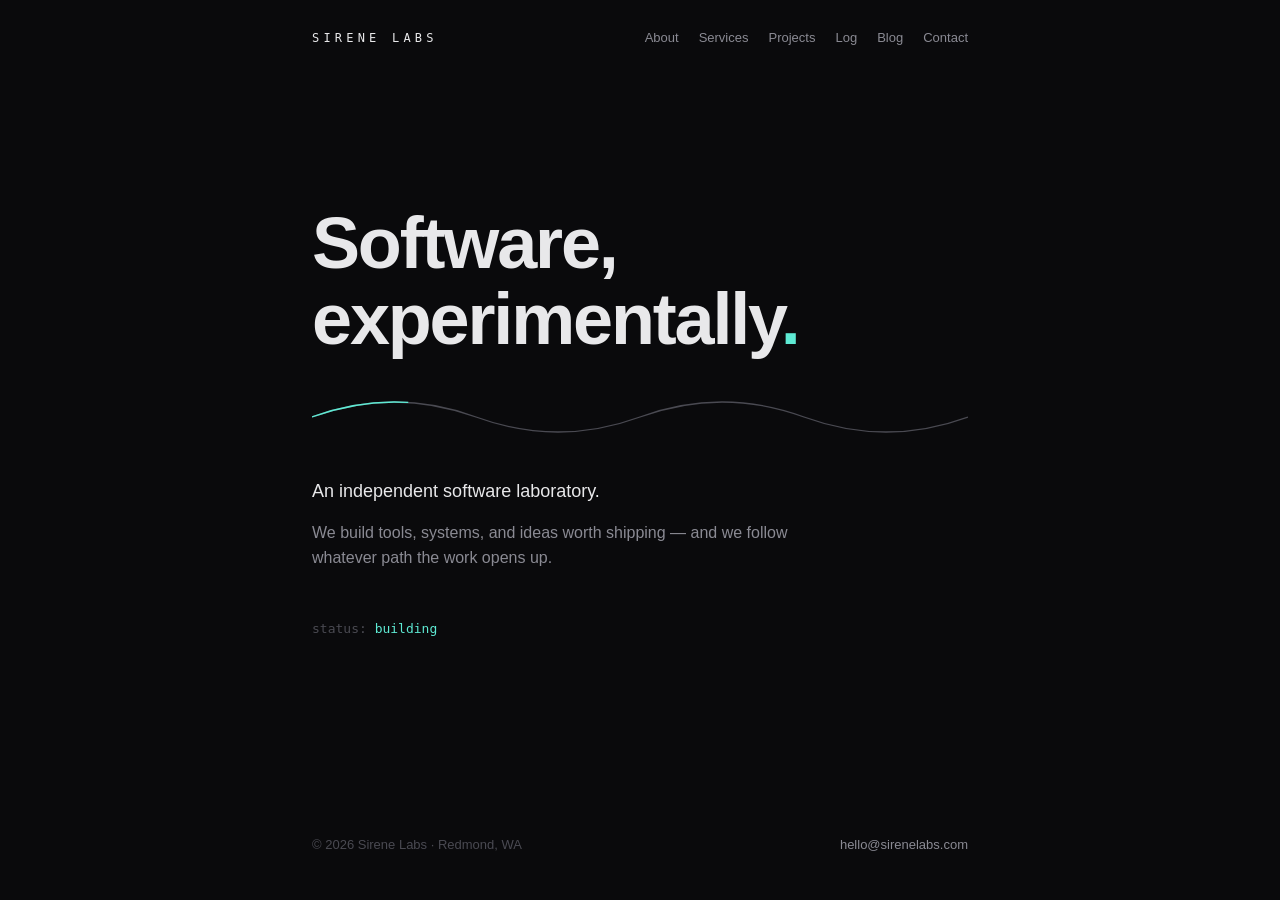
<file: index.html>
<!DOCTYPE html>
<html lang="en">
<head>
<meta charset="UTF-8">
<meta name="viewport" content="width=device-width, initial-scale=1.0">
<title>Sirene Labs</title>
<meta name="description" content="Sirene Labs — an independent software laboratory.">
<link rel="icon" type="image/svg+xml" href="favicon.svg">
<link rel="stylesheet" href="styles.css">
</head>
<body class="home">

<header class="site-nav">
  <a class="brand mono" href="index.html" aria-current="page">Sirene Labs</a>
  <nav>
    <a href="about.html">About</a>
    <a href="services.html">Services</a>
    <a href="projects.html">Projects</a>
    <a href="log.html">Log</a>
    <a href="blog.html">Blog</a>
    <a href="contact.html">Contact</a>
  </nav>
</header>

<main>
  <h1>Software,<br>experimentally<span class="dot">.</span></h1>

  <svg class="wave" viewBox="0 0 600 48" preserveAspectRatio="none" aria-hidden="true">
    <path d="M0,24 C50,4 100,4 150,24 S250,44 300,24 S400,4 450,24 S550,44 600,24"/>
    <path class="live" d="M0,24 C50,4 100,4 150,24 S250,44 300,24 S400,4 450,24 S550,44 600,24"/>
  </svg>

  <p class="lede">An independent software laboratory.</p>
  <p class="sub">We build tools, systems, and ideas worth shipping — and we follow whatever path the work opens up.</p>

  <p class="status mono"><span class="key">status:</span> <span class="val">building</span></p>
</main>

<footer>
  <span>&copy; 2026 Sirene Labs &middot; Redmond, WA</span>
  <a href="mailto:hello@sirenelabs.com">hello@sirenelabs.com</a>
</footer>

</body>
</html>
</file>
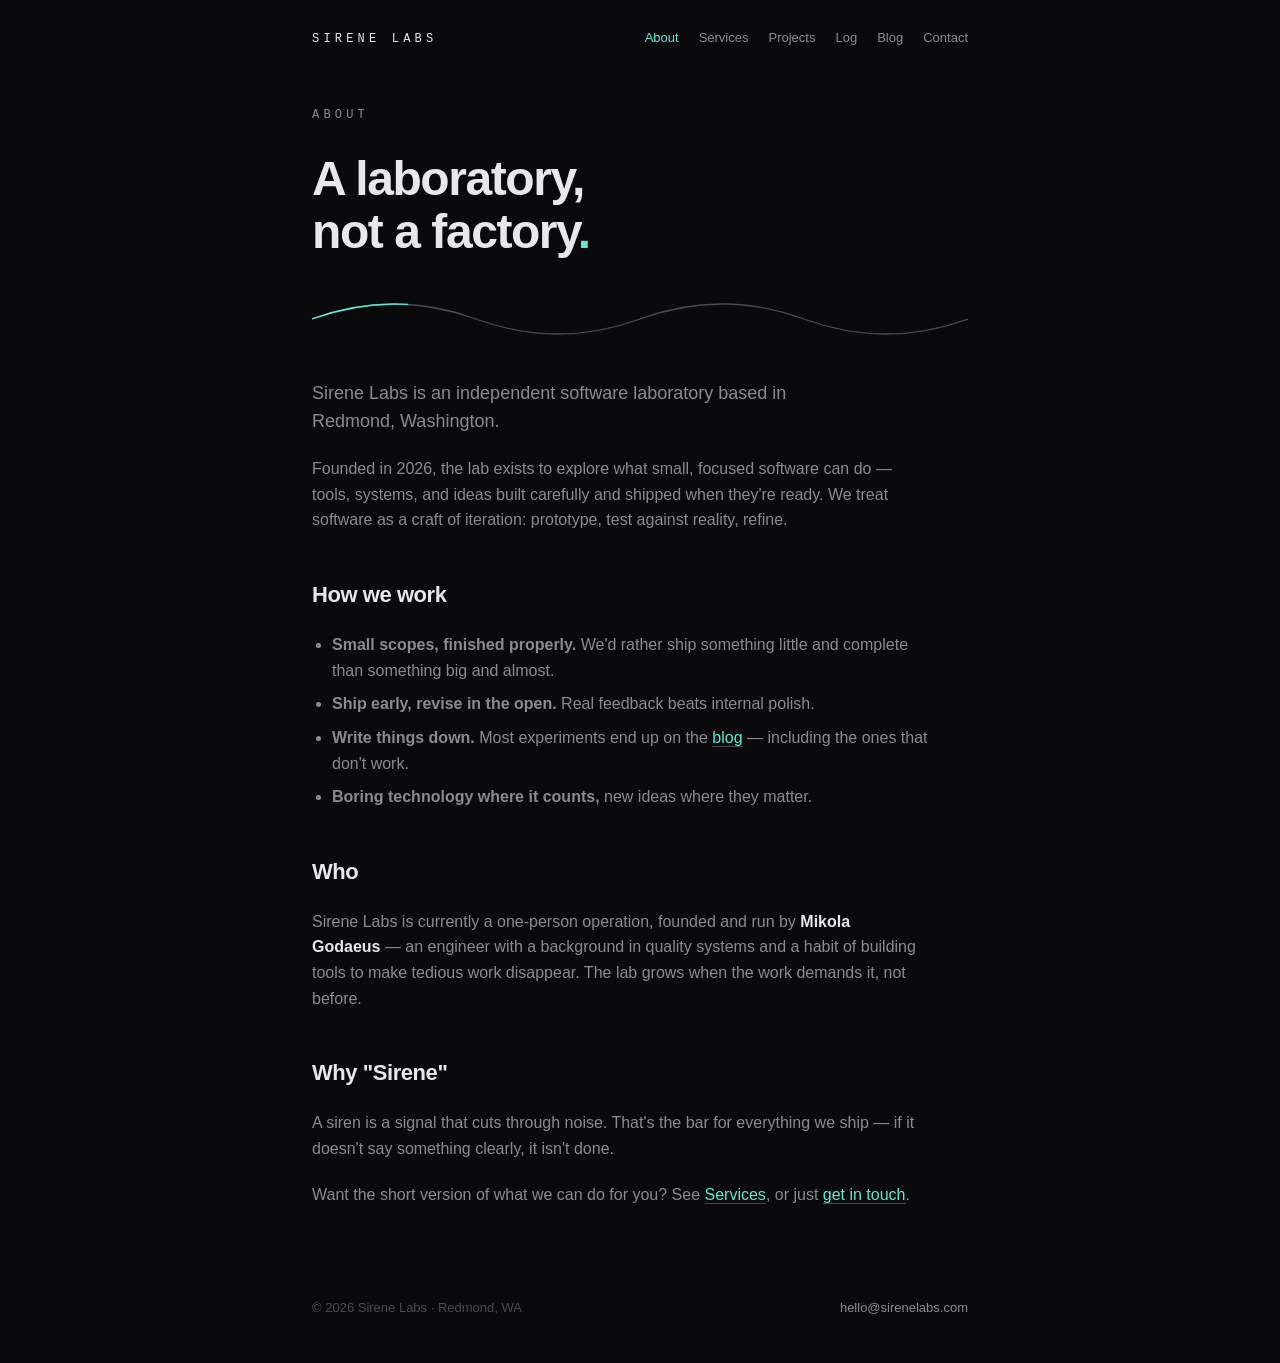
<file: about.html>
<!DOCTYPE html>
<html lang="en">
<head>
<meta charset="UTF-8">
<meta name="viewport" content="width=device-width, initial-scale=1.0">
<title>About — Sirene Labs</title>
<meta name="description" content="About Sirene Labs — an independent software laboratory in Redmond, WA.">
<link rel="icon" type="image/svg+xml" href="favicon.svg">
<link rel="stylesheet" href="styles.css">
</head>
<body>

<header class="site-nav">
  <a class="brand mono" href="index.html">Sirene Labs</a>
  <nav>
    <a href="about.html" aria-current="page">About</a>
    <a href="services.html">Services</a>
    <a href="projects.html">Projects</a>
    <a href="log.html">Log</a>
    <a href="blog.html">Blog</a>
    <a href="contact.html">Contact</a>
  </nav>
</header>

<main class="page">
  <p class="eyebrow mono">About</p>
  <h1 class="page-title">A laboratory,<br>not a factory<span class="dot">.</span></h1>

  <svg class="wave" viewBox="0 0 600 48" preserveAspectRatio="none" aria-hidden="true">
    <path d="M0,24 C50,4 100,4 150,24 S250,44 300,24 S400,4 450,24 S550,44 600,24"/>
    <path class="live" d="M0,24 C50,4 100,4 150,24 S250,44 300,24 S400,4 450,24 S550,44 600,24"/>
  </svg>

  <div class="prose">
    <p class="lede">Sirene Labs is an independent software laboratory based in Redmond, Washington.</p>

    <p>Founded in 2026, the lab exists to explore what small, focused software can do — tools, systems, and ideas built carefully and shipped when they're ready. We treat software as a craft of iteration: prototype, test against reality, refine.</p>

    <h2>How we work</h2>
    <ul>
      <li><strong>Small scopes, finished properly.</strong> We'd rather ship something little and complete than something big and almost.</li>
      <li><strong>Ship early, revise in the open.</strong> Real feedback beats internal polish.</li>
      <li><strong>Write things down.</strong> Most experiments end up on the <a href="blog.html">blog</a> — including the ones that don't work.</li>
      <li><strong>Boring technology where it counts,</strong> new ideas where they matter.</li>
    </ul>

    <h2>Who</h2>
    <p>Sirene Labs is currently a one-person operation, founded and run by <strong>Mikola Godaeus</strong> — an engineer with a background in quality systems and a habit of building tools to make tedious work disappear. The lab grows when the work demands it, not before.</p>

    <h2>Why "Sirene"</h2>
    <p>A siren is a signal that cuts through noise. That's the bar for everything we ship — if it doesn't say something clearly, it isn't done.</p>

    <p>Want the short version of what we can do for you? See <a href="services.html">Services</a>, or just <a href="contact.html">get in touch</a>.</p>
  </div>
</main>

<footer>
  <span>&copy; 2026 Sirene Labs &middot; Redmond, WA</span>
  <a href="mailto:hello@sirenelabs.com">hello@sirenelabs.com</a>
</footer>

</body>
</html>
</file>
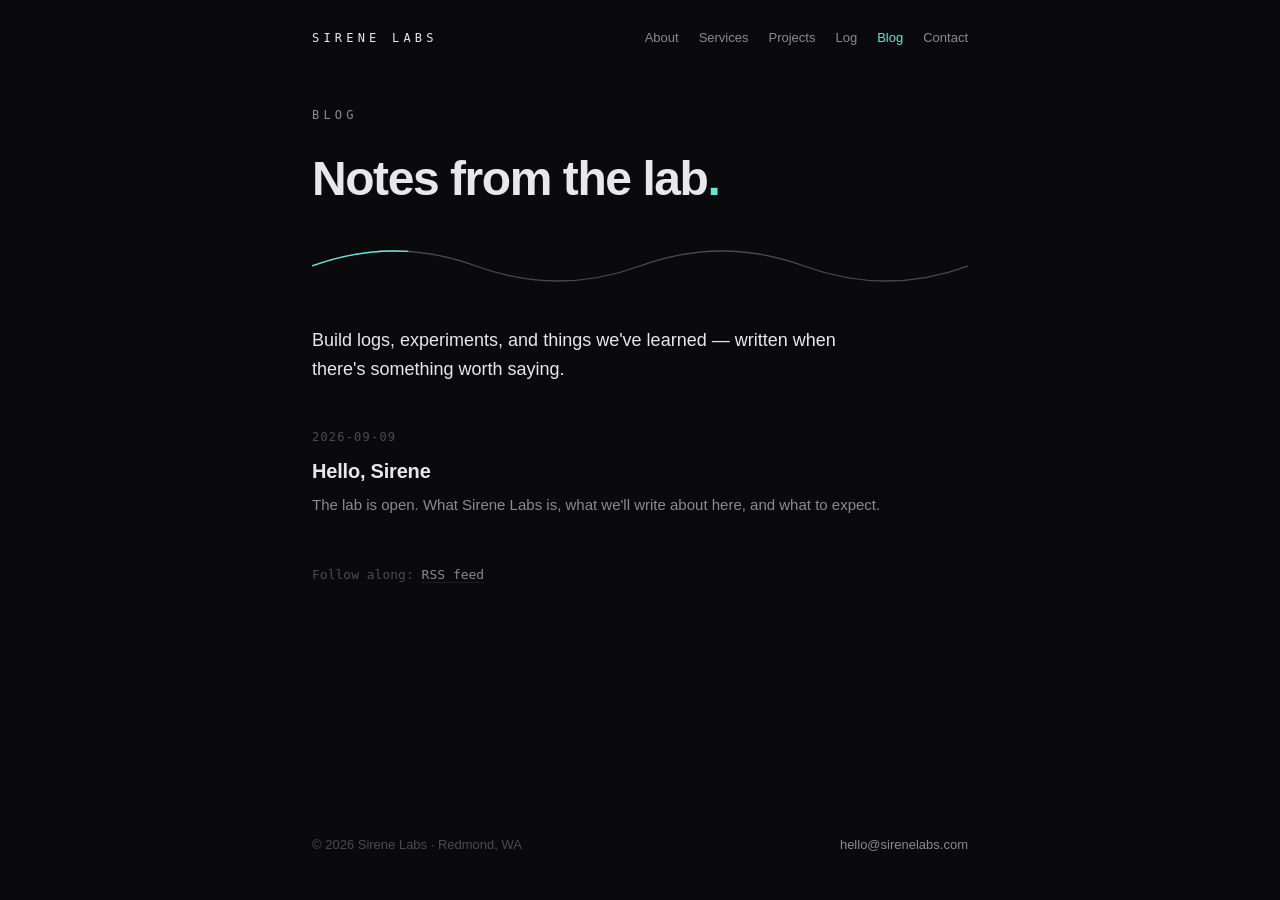
<file: blog.html>
<!DOCTYPE html>
<html lang="en">
<head>
<meta charset="UTF-8">
<meta name="viewport" content="width=device-width, initial-scale=1.0">
<title>Blog — Sirene Labs</title>
<meta name="description" content="Notes from the Sirene Labs blog — build logs, experiments, and lessons learned.">
<link rel="icon" type="image/svg+xml" href="favicon.svg">
<link rel="stylesheet" href="styles.css">
<link rel="alternate" type="application/rss+xml" title="Sirene Labs" href="feed.xml">
</head>
<body>
<header class="site-nav">
  <a class="brand mono" href="index.html">Sirene Labs</a>
  <nav>
    <a href="about.html">About</a>
    <a href="services.html">Services</a>
    <a href="projects.html">Projects</a>
    <a href="log.html">Log</a>
    <a href="blog.html" aria-current="page">Blog</a>
    <a href="contact.html">Contact</a>
  </nav></header>
<main class="page">
  <p class="eyebrow mono">Blog</p>
  <h1 class="page-title">Notes from the lab<span class="dot">.</span></h1>
  <svg class="wave" viewBox="0 0 600 48" preserveAspectRatio="none" aria-hidden="true">
    <path d="M0,24 C50,4 100,4 150,24 S250,44 300,24 S400,4 450,24 S550,44 600,24"/>
    <path class="live" d="M0,24 C50,4 100,4 150,24 S250,44 300,24 S400,4 450,24 S550,44 600,24"/>
  </svg>
  <p class="lede">Build logs, experiments, and things we've learned — written when there's something worth saying.</p>
  <div class="post-list">
    <article class="post-item">
      <time class="mono" datetime="2026-09-09">2026-09-09</time>
      <h2><a href="posts/hello-sirene.html">Hello, Sirene</a></h2>
      <p>The lab is open. What Sirene Labs is, what we&#x27;ll write about here, and what to expect.</p>
    </article>
  </div>
  <p class="feed-link mono">Follow along: <a href="feed.xml">RSS feed</a></p>
</main>
<footer>
  <span>&copy; 2026 Sirene Labs &middot; Redmond, WA</span>
  <a href="mailto:hello@sirenelabs.com">hello@sirenelabs.com</a>
</footer>
</body>
</html>
</file>
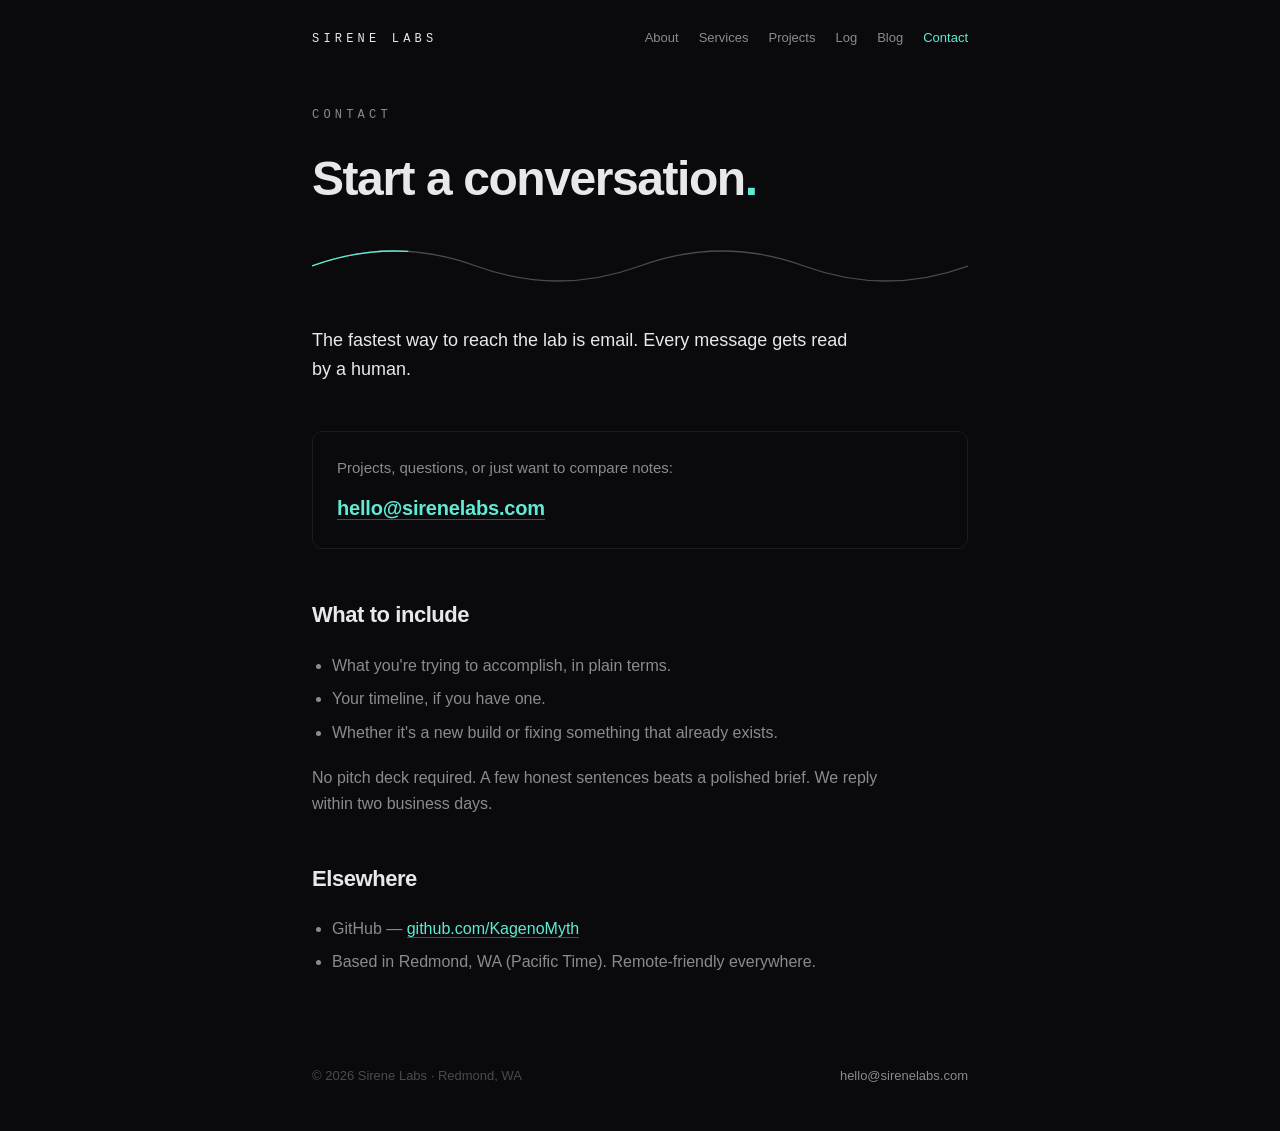
<file: contact.html>
<!DOCTYPE html>
<html lang="en">
<head>
<meta charset="UTF-8">
<meta name="viewport" content="width=device-width, initial-scale=1.0">
<title>Contact — Sirene Labs</title>
<meta name="description" content="Contact Sirene Labs — start a conversation about your project.">
<link rel="icon" type="image/svg+xml" href="favicon.svg">
<link rel="stylesheet" href="styles.css">
</head>
<body>

<header class="site-nav">
  <a class="brand mono" href="index.html">Sirene Labs</a>
  <nav>
    <a href="about.html">About</a>
    <a href="services.html">Services</a>
    <a href="projects.html">Projects</a>
    <a href="log.html">Log</a>
    <a href="blog.html">Blog</a>
    <a href="contact.html" aria-current="page">Contact</a>
  </nav>
</header>

<main class="page">
  <p class="eyebrow mono">Contact</p>
  <h1 class="page-title">Start a conversation<span class="dot">.</span></h1>

  <svg class="wave" viewBox="0 0 600 48" preserveAspectRatio="none" aria-hidden="true">
    <path d="M0,24 C50,4 100,4 150,24 S250,44 300,24 S400,4 450,24 S550,44 600,24"/>
    <path class="live" d="M0,24 C50,4 100,4 150,24 S250,44 300,24 S400,4 450,24 S550,44 600,24"/>
  </svg>

  <p class="lede">The fastest way to reach the lab is email. Every message gets read by a human.</p>

  <div class="cta">
    <p>Projects, questions, or just want to compare notes:</p>
    <a class="big-link" href="mailto:hello@sirenelabs.com">hello@sirenelabs.com</a>
  </div>

  <div class="prose" style="margin-top: 3rem;">
    <h2>What to include</h2>
    <ul>
      <li>What you're trying to accomplish, in plain terms.</li>
      <li>Your timeline, if you have one.</li>
      <li>Whether it's a new build or fixing something that already exists.</li>
    </ul>
    <p>No pitch deck required. A few honest sentences beats a polished brief. We reply within two business days.</p>

    <h2>Elsewhere</h2>
    <ul>
      <li>GitHub — <a href="https://github.com/KagenoMyth">github.com/KagenoMyth</a></li>
      <li>Based in Redmond, WA (Pacific Time). Remote-friendly everywhere.</li>
    </ul>
  </div>
</main>

<footer>
  <span>&copy; 2026 Sirene Labs &middot; Redmond, WA</span>
  <a href="mailto:hello@sirenelabs.com">hello@sirenelabs.com</a>
</footer>

</body>
</html>
</file>
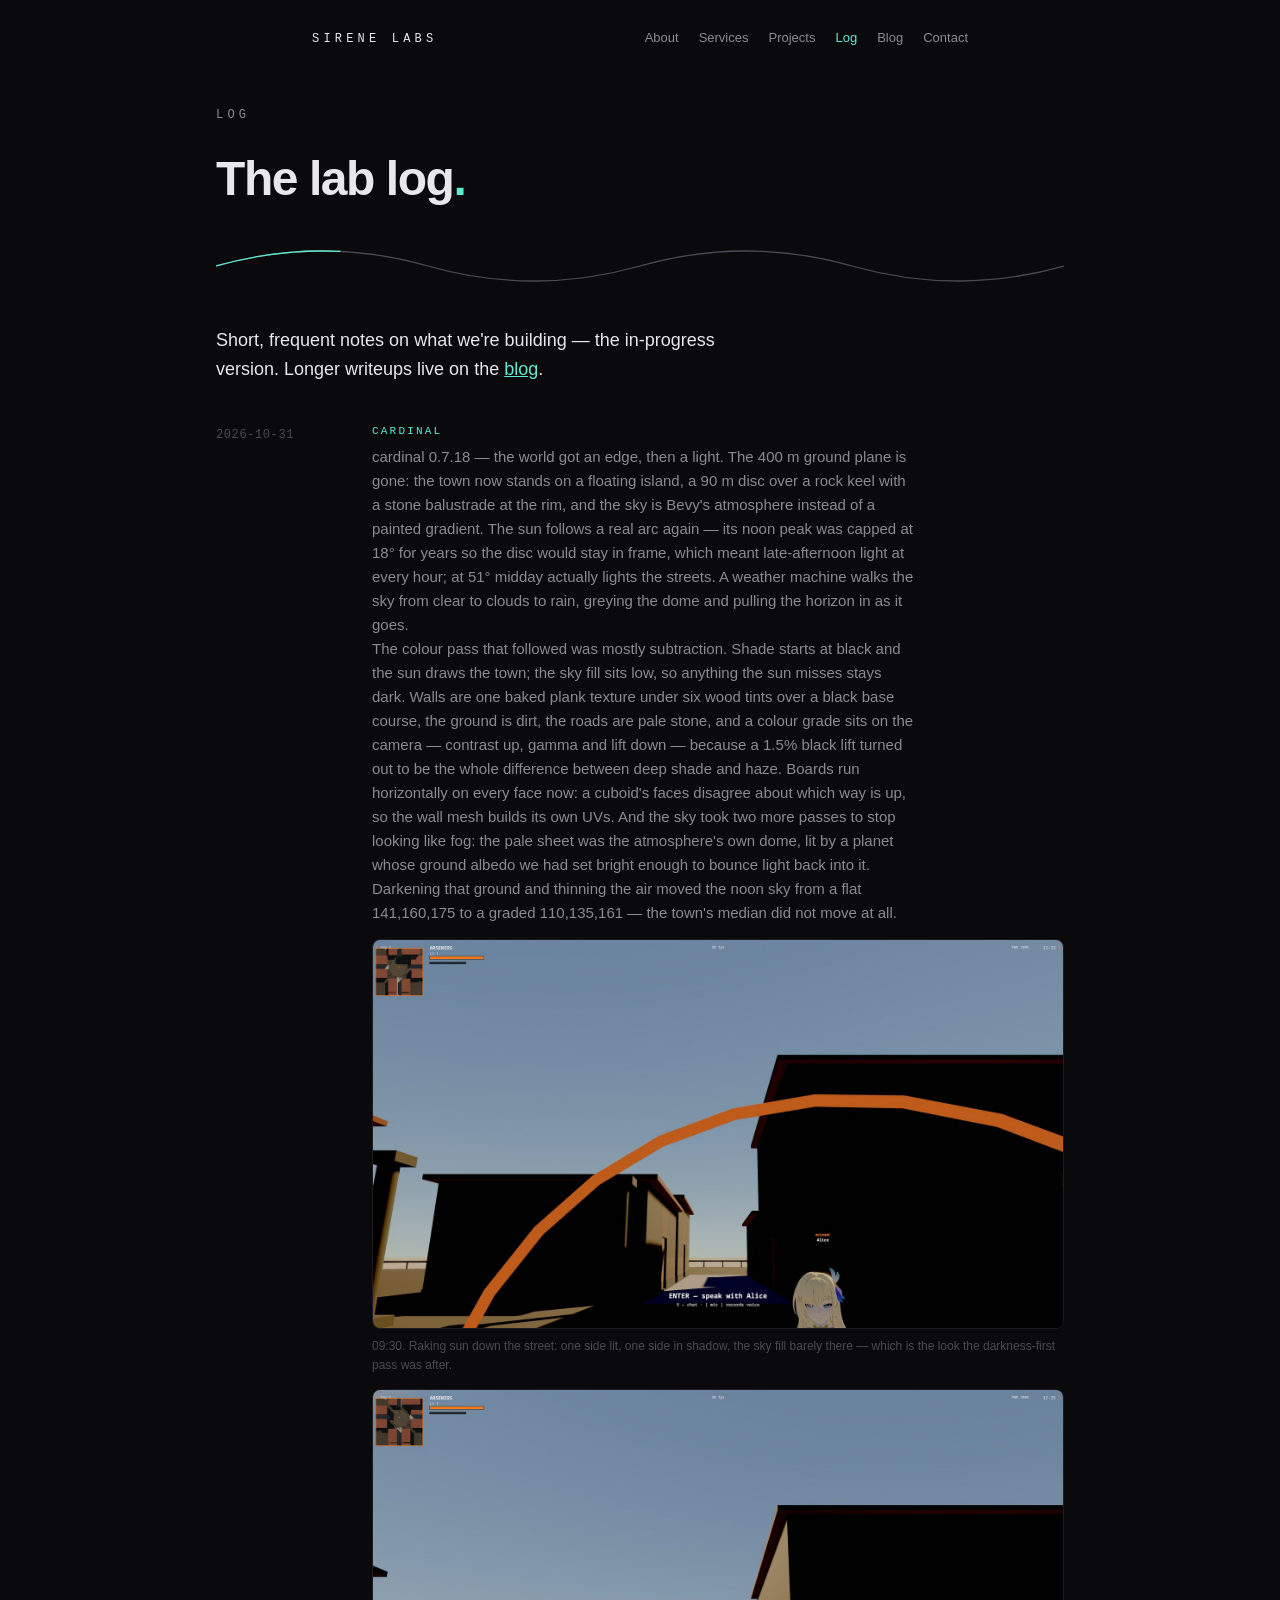
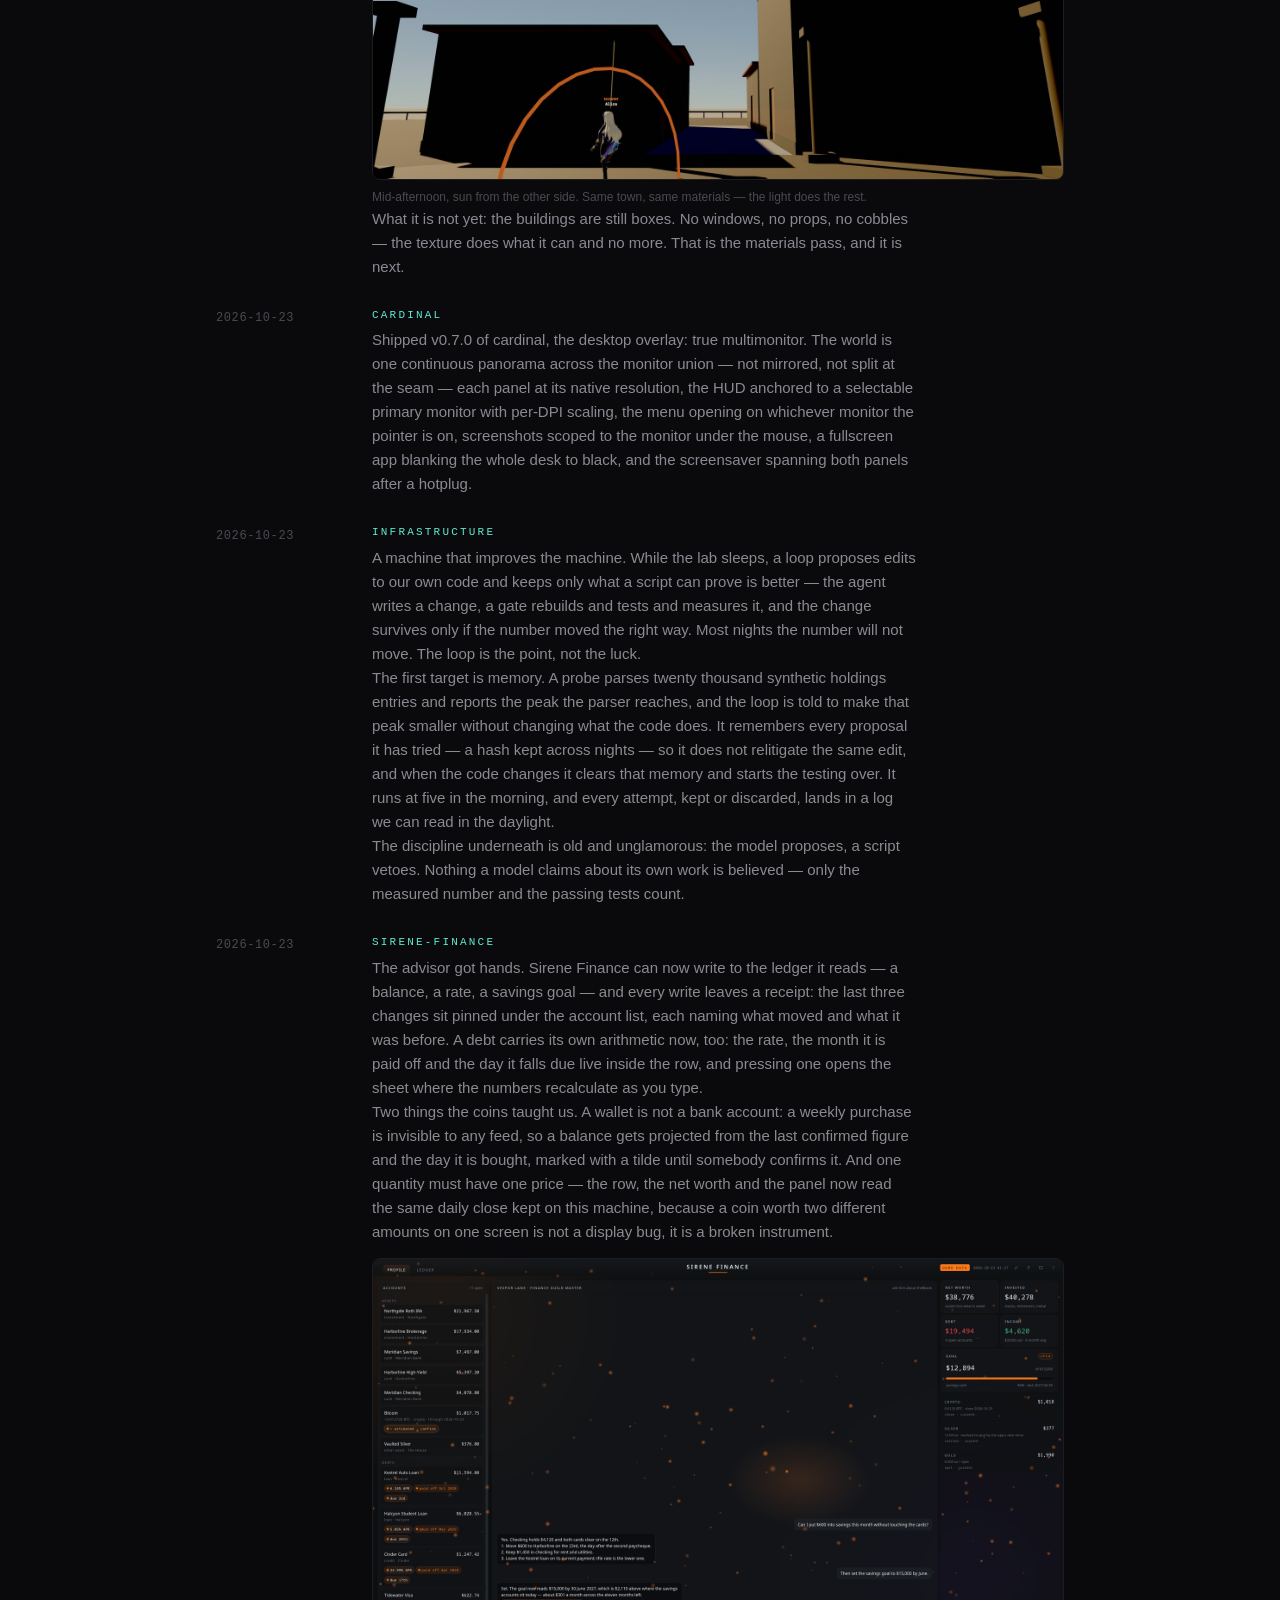
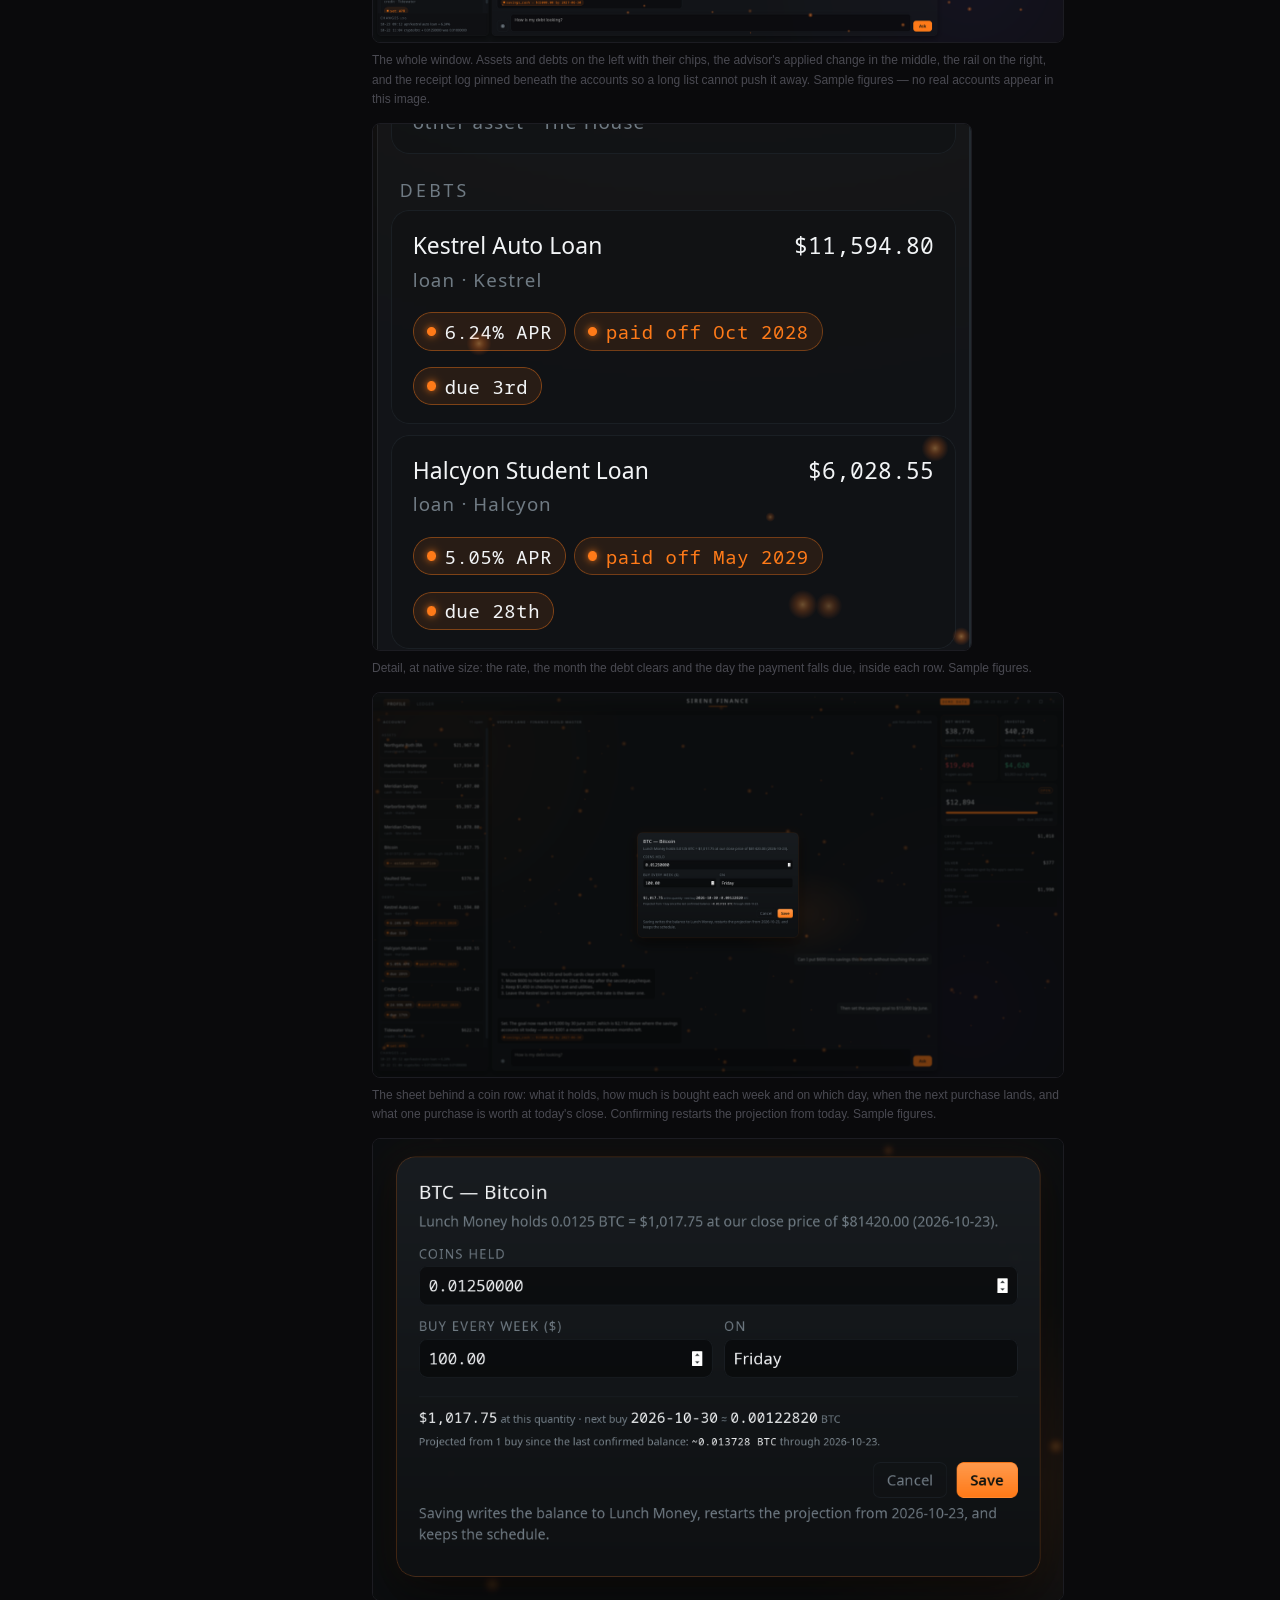
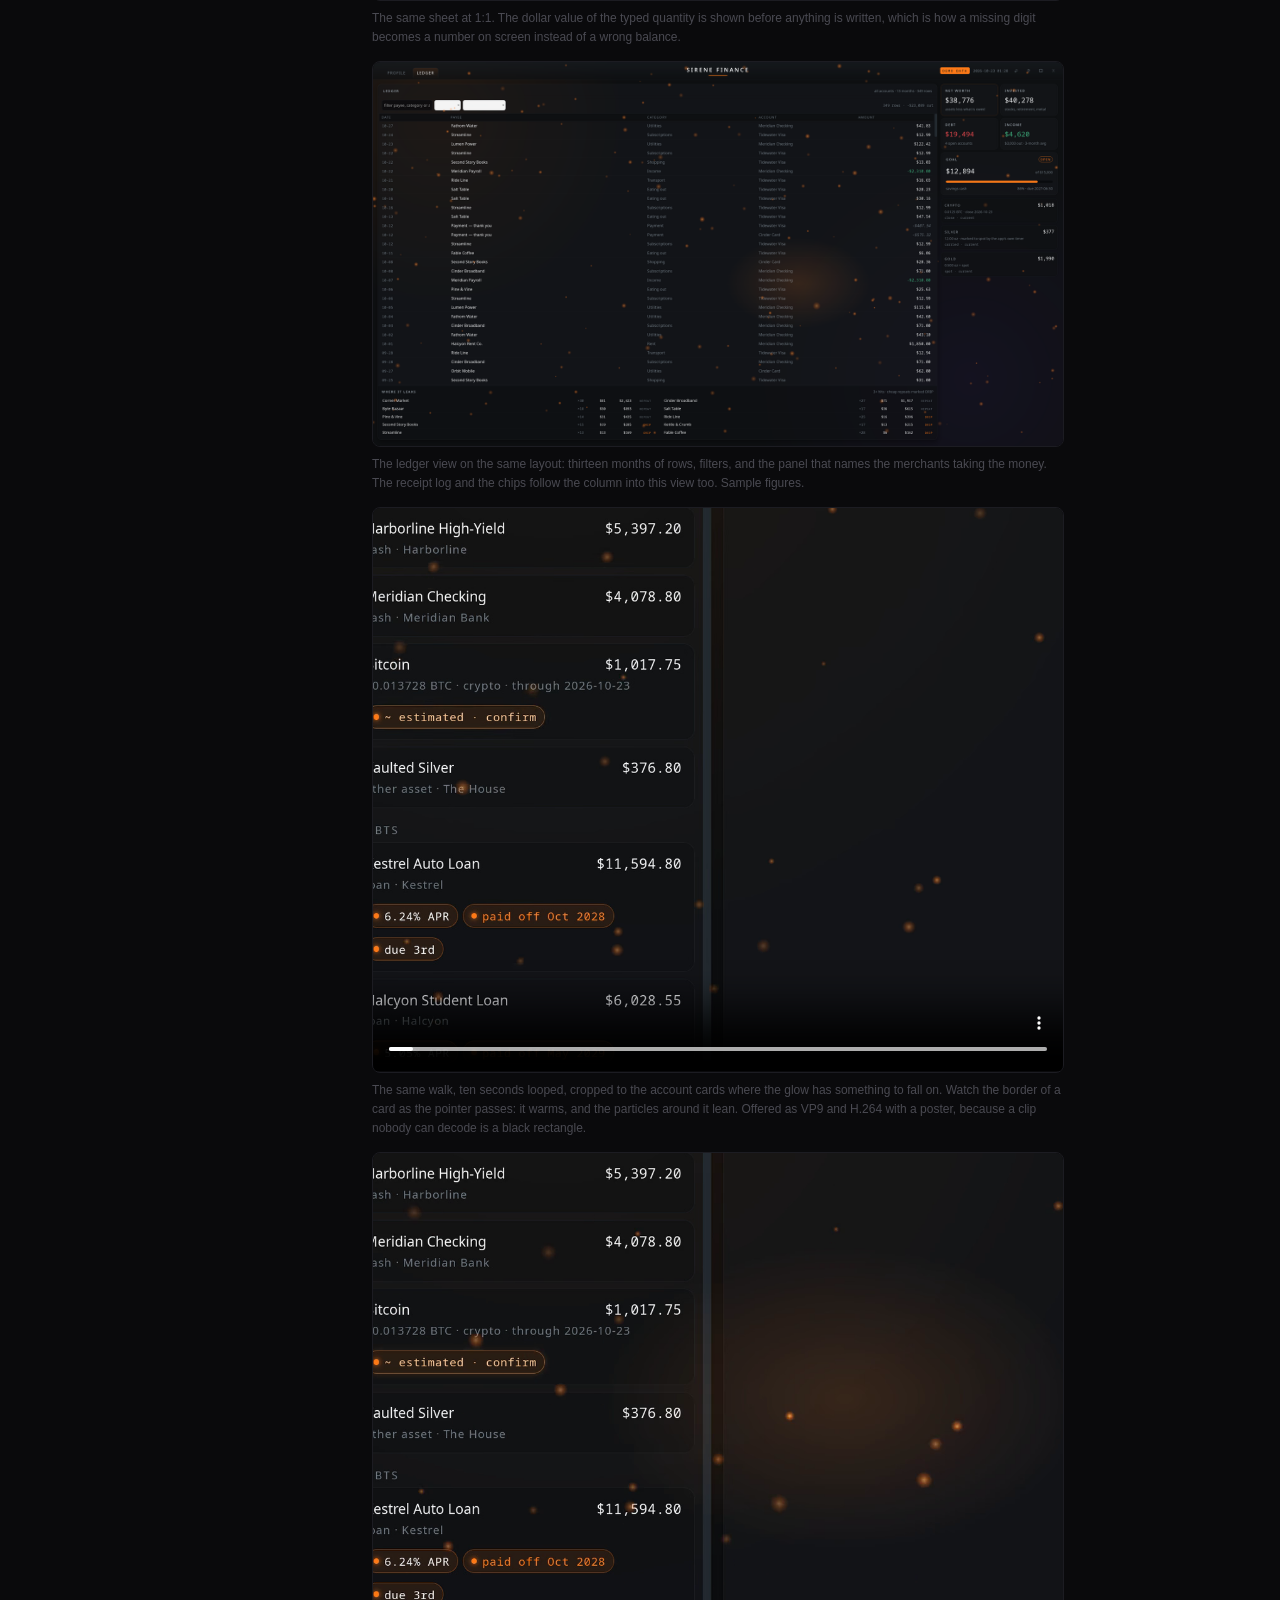
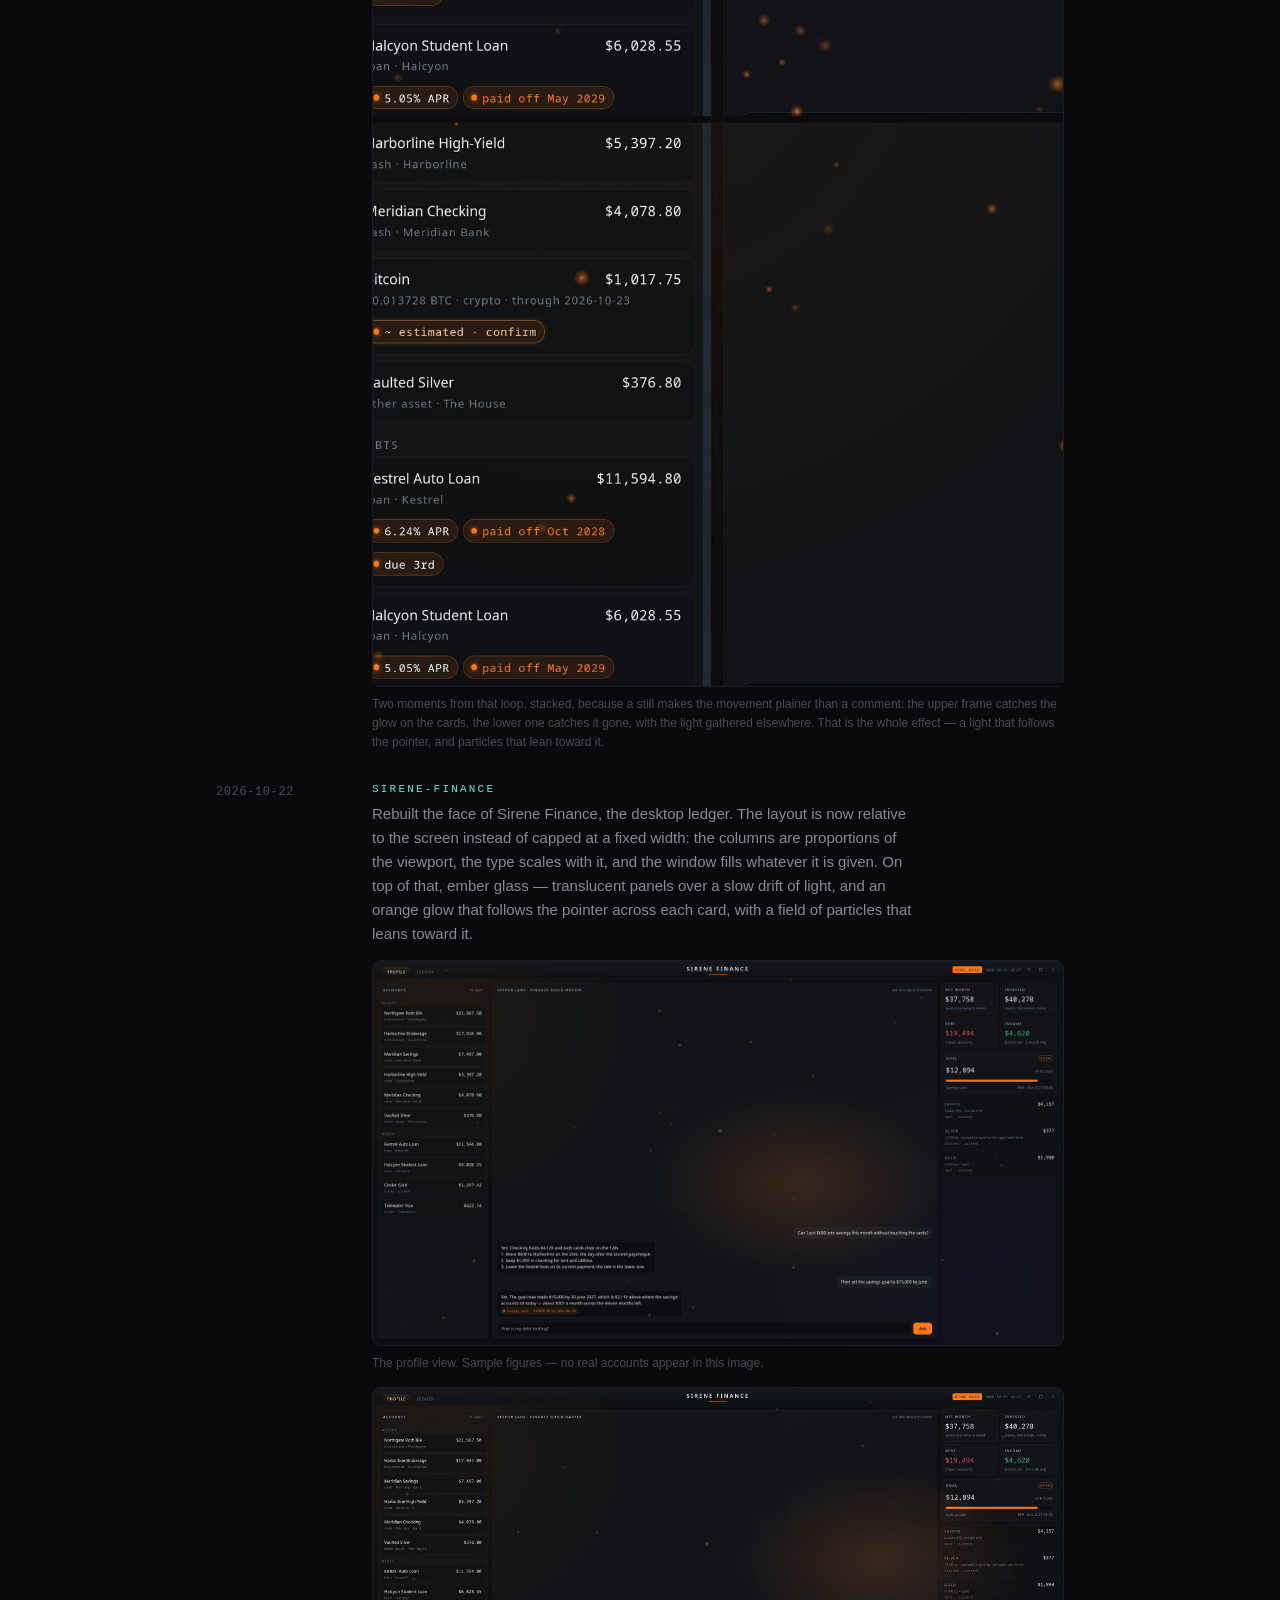
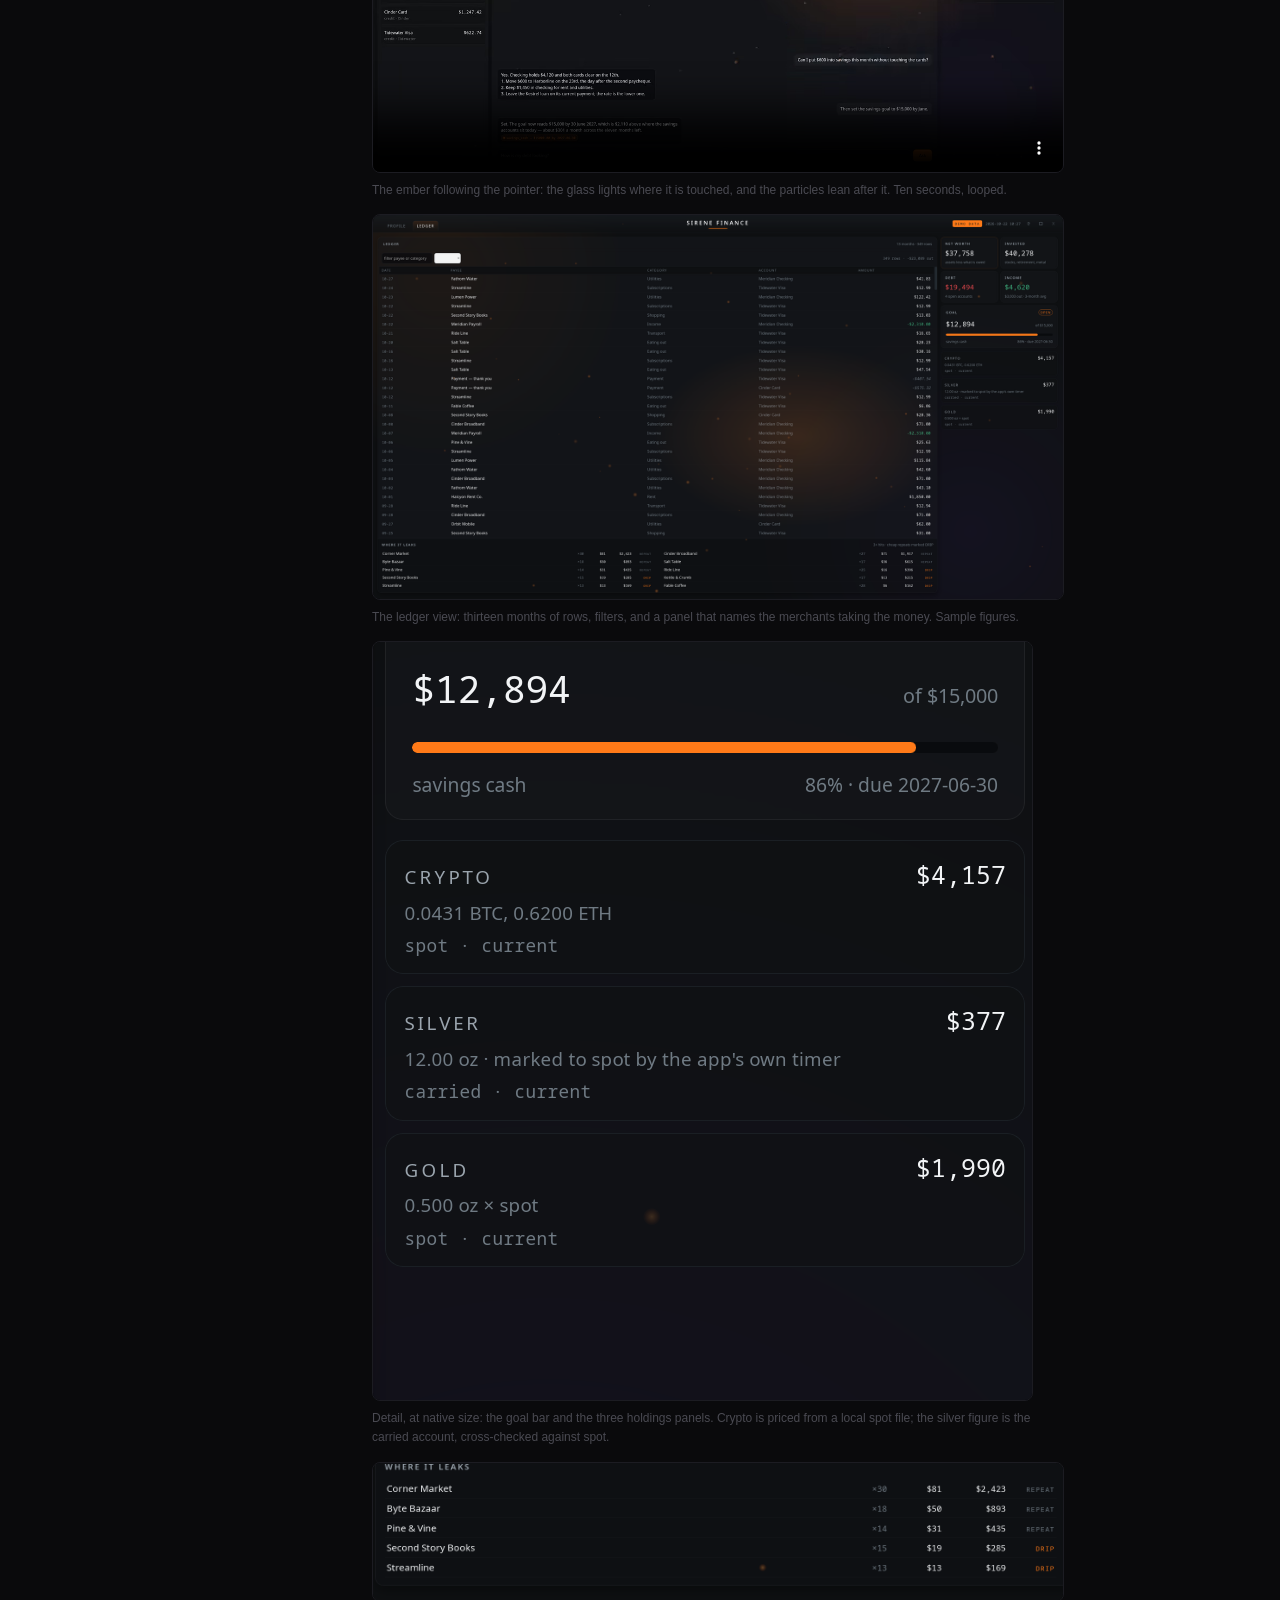
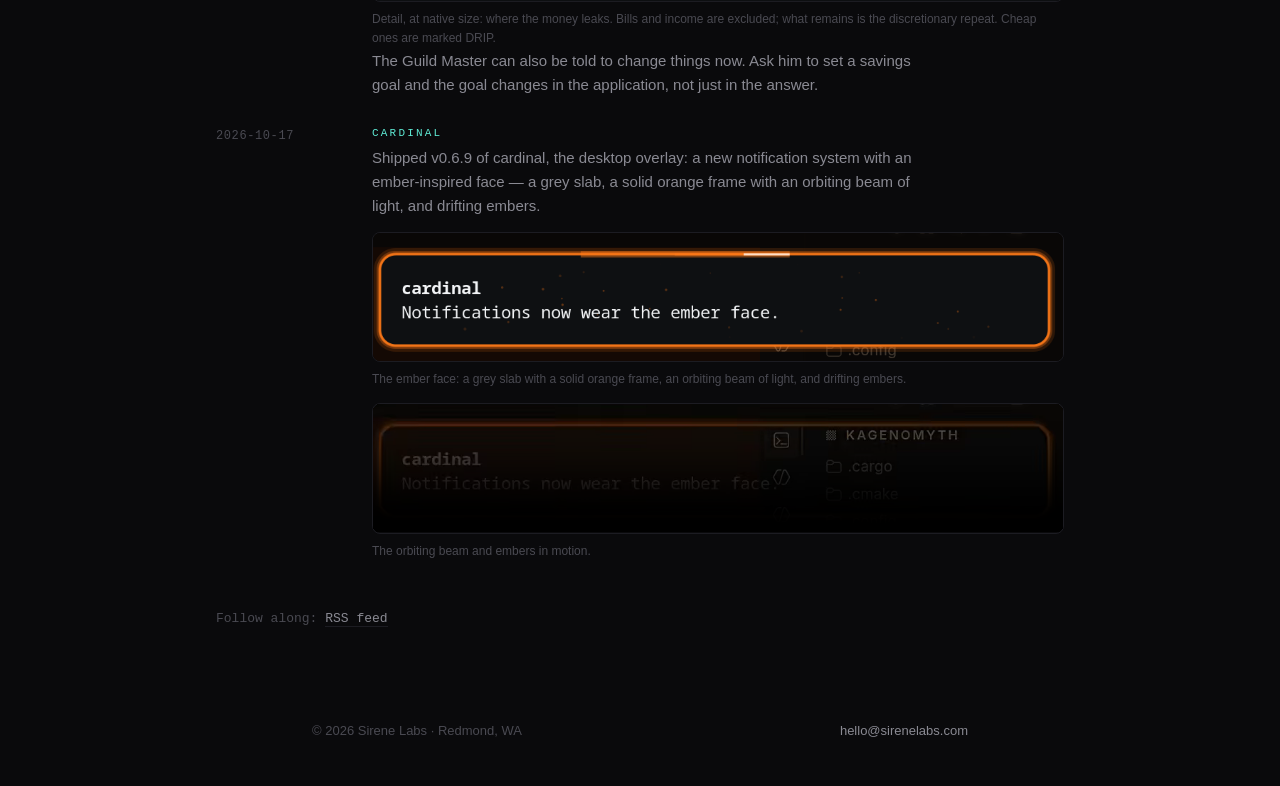
<file: log.html>
<!DOCTYPE html>
<html lang="en">
<head>
<meta charset="UTF-8">
<meta name="viewport" content="width=device-width, initial-scale=1.0">
<title>Log — Sirene Labs</title>
<meta name="description" content="What Sirene Labs is building — short, frequent updates from the lab.">
<link rel="icon" type="image/svg+xml" href="favicon.svg">
<link rel="stylesheet" href="styles.css">
<link rel="alternate" type="application/rss+xml" title="Sirene Labs" href="feed.xml">
</head>
<body>
<header class="site-nav">
  <a class="brand mono" href="index.html">Sirene Labs</a>
  <nav>
    <a href="about.html">About</a>
    <a href="services.html">Services</a>
    <a href="projects.html">Projects</a>
    <a href="log.html" aria-current="page">Log</a>
    <a href="blog.html">Blog</a>
    <a href="contact.html">Contact</a>
  </nav></header>
<main class="page log">
  <p class="eyebrow mono">Log</p>
  <h1 class="page-title">The lab log<span class="dot">.</span></h1>
  <svg class="wave" viewBox="0 0 600 48" preserveAspectRatio="none" aria-hidden="true">
    <path d="M0,24 C50,4 100,4 150,24 S250,44 300,24 S400,4 450,24 S550,44 600,24"/>
    <path class="live" d="M0,24 C50,4 100,4 150,24 S250,44 300,24 S400,4 450,24 S550,44 600,24"/>
  </svg>
  <p class="lede">Short, frequent notes on what we're building — the in-progress version. Longer writeups live on the <a href="blog.html">blog</a>.</p>
  <div class="log-list">
    <article class="log-entry" id="log-2026-10-31-cardinal-world">
      <time class="mono" datetime="2026-10-31">2026-10-31</time>
      <div>
        <span class="tag mono">cardinal</span>
        <p>cardinal 0.7.18 — the world got an edge, then a light. The 400 m ground plane is gone: the town now stands on a floating island, a 90 m disc over a rock keel with a stone balustrade at the rim, and the sky is Bevy's atmosphere instead of a painted gradient. The sun follows a real arc again — its noon peak was capped at 18° for years so the disc would stay in frame, which meant late-afternoon light at every hour; at 51° midday actually lights the streets. A weather machine walks the sky from clear to clouds to rain, greying the dome and pulling the horizon in as it goes.</p>
        <p>The colour pass that followed was mostly subtraction. Shade starts at black and the sun draws the town; the sky fill sits low, so anything the sun misses stays dark. Walls are one baked plank texture under six wood tints over a black base course, the ground is dirt, the roads are pale stone, and a colour grade sits on the camera — contrast up, gamma and lift down — because a 1.5% black lift turned out to be the whole difference between deep shade and haze. Boards run horizontally on every face now: a cuboid's faces disagree about which way is up, so the wall mesh builds its own UVs. And the sky took two more passes to stop looking like fog: the pale sheet was the atmosphere's own dome, lit by a planet whose ground albedo we had set bright enough to bounce light back into it. Darkening that ground and thinning the air moved the noon sky from a flat 141,160,175 to a graded 110,135,161 — the town's median did not move at all.</p>
        <figure class="log-media">
          <img src="media/2026-10-31/cardinal-island-morning.jpg" alt="cardinal's floating island town at 09:30 — sunlit wood façades, a dirt street with pale stone road, deep black shade" loading="lazy">
          <figcaption>09:30. Raking sun down the street: one side lit, one side in shadow, the sky fill barely there — which is the look the darkness-first pass was after.</figcaption>
        </figure>
        <figure class="log-media">
          <img src="media/2026-10-31/cardinal-island-afternoon.jpg" alt="The same island town in mid-afternoon, sun from the west, long shadows across the road" loading="lazy">
          <figcaption>Mid-afternoon, sun from the other side. Same town, same materials — the light does the rest.</figcaption>
        </figure>
        <p>What it is not yet: the buildings are still boxes. No windows, no props, no cobbles — the texture does what it can and no more. That is the materials pass, and it is next.</p>
      </div>
    </article>
    <article class="log-entry" id="log-2026-10-23-cardinal">
      <time class="mono" datetime="2026-10-23">2026-10-23</time>
      <div>
        <span class="tag mono">cardinal</span>
        <p>Shipped v0.7.0 of cardinal, the desktop overlay: true multimonitor. The world is one continuous panorama across the monitor union — not mirrored, not split at the seam — each panel at its native resolution, the HUD anchored to a selectable primary monitor with per-DPI scaling, the menu opening on whichever monitor the pointer is on, screenshots scoped to the monitor under the mouse, a fullscreen app blanking the whole desk to black, and the screensaver spanning both panels after a hotplug.</p>
      </div>
    </article>
    <article class="log-entry" id="log-2026-10-23-autoresearch">
      <time class="mono" datetime="2026-10-23">2026-10-23</time>
      <div>
        <span class="tag mono">infrastructure</span>
        <p>A machine that improves the machine. While the lab sleeps, a loop proposes edits to our own code and keeps only what a script can prove is better — the agent writes a change, a gate rebuilds and tests and measures it, and the change survives only if the number moved the right way. Most nights the number will not move. The loop is the point, not the luck.</p>
        <p>The first target is memory. A probe parses twenty thousand synthetic holdings entries and reports the peak the parser reaches, and the loop is told to make that peak smaller without changing what the code does. It remembers every proposal it has tried — a hash kept across nights — so it does not relitigate the same edit, and when the code changes it clears that memory and starts the testing over. It runs at five in the morning, and every attempt, kept or discarded, lands in a log we can read in the daylight.</p>
        <p>The discipline underneath is old and unglamorous: the model proposes, a script vetoes. Nothing a model claims about its own work is believed — only the measured number and the passing tests count.</p>
      </div>
    </article>
    <article class="log-entry" id="log-2026-10-23-sirene-finance-hands">
      <time class="mono" datetime="2026-10-23">2026-10-23</time>
      <div>
        <span class="tag mono">sirene-finance</span>
        <p>The advisor got hands. Sirene Finance can now write to the ledger it reads — a balance, a rate, a savings goal — and every write leaves a receipt: the last three changes sit pinned under the account list, each naming what moved and what it was before. A debt carries its own arithmetic now, too: the rate, the month it is paid off and the day it falls due live inside the row, and pressing one opens the sheet where the numbers recalculate as you type.</p>
        <p>Two things the coins taught us. A wallet is not a bank account: a weekly purchase is invisible to any feed, so a balance gets projected from the last confirmed figure and the day it is bought, marked with a tilde until somebody confirms it. And one quantity must have one price — the row, the net worth and the panel now read the same daily close kept on this machine, because a coin worth two different amounts on one screen is not a display bug, it is a broken instrument.</p>
        <figure class="log-media">
          <img src="media/2026-10-23/finance-profile.png" alt="Sirene Finance profile view: accounts with rate, payoff and due chips, an advisor receipt, and the pinned change log" loading="lazy">
          <figcaption>The whole window. Assets and debts on the left with their chips, the advisor&#x27;s applied change in the middle, the rail on the right, and the receipt log pinned beneath the accounts so a long list cannot push it away. Sample figures — no real accounts appear in this image.</figcaption>
        </figure>
        <figure class="log-media">
          <img src="media/2026-10-23/finance-debt-chips.png" alt="Close crop of two debt rows showing rate, payoff month and due day chips" loading="lazy">
          <figcaption>Detail, at native size: the rate, the month the debt clears and the day the payment falls due, inside each row. Sample figures.</figcaption>
        </figure>
        <figure class="log-media">
          <img src="media/2026-10-23/finance-coin.png" alt="The coin sheet open over the dashboard: balance, weekly purchase, weekday, next purchase date and projection" loading="lazy">
          <figcaption>The sheet behind a coin row: what it holds, how much is bought each week and on which day, when the next purchase lands, and what one purchase is worth at today&#x27;s close. Confirming restarts the projection from today. Sample figures.</figcaption>
        </figure>
        <figure class="log-media">
          <img src="media/2026-10-23/finance-coin-detail.png" alt="The coin sheet at native size: quantity field, weekly amount, weekday selector, next purchase and projected balance" loading="lazy">
          <figcaption>The same sheet at 1:1. The dollar value of the typed quantity is shown before anything is written, which is how a missing digit becomes a number on screen instead of a wrong balance.</figcaption>
        </figure>
        <figure class="log-media">
          <img src="media/2026-10-23/finance-ledger.png" alt="Sirene Finance ledger view: a table of transactions, a panel naming repeated merchants, and the account column with its chips" loading="lazy">
          <figcaption>The ledger view on the same layout: thirteen months of rows, filters, and the panel that names the merchants taking the money. The receipt log and the chips follow the column into this view too. Sample figures.</figcaption>
        </figure>
        <figure class="log-media">
          <video poster="media/2026-10-23/finance-ember-accounts.png" width="1100" height="898" autoplay muted loop playsinline controls aria-label="The ember glow travelling over the account cards while the particles lean after the pointer">
            <source src="media/2026-10-23/finance-ember-accounts.webm" type="video/webm">
            <source src="media/2026-10-23/finance-ember-accounts.mp4" type="video/mp4">
          </video>
          <figcaption>The same walk, ten seconds looped, cropped to the account cards where the glow has something to fall on. Watch the border of a card as the pointer passes: it warms, and the particles around it lean. Offered as VP9 and H.264 with a poster, because a clip nobody can decode is a black rectangle.</figcaption>
        </figure>
        <figure class="log-media">
          <img src="media/2026-10-23/finance-ember-moments.png" alt="Two frames from the same loop: the orange glow on the account cards in one, and gone in the other" loading="lazy">
          <figcaption>Two moments from that loop, stacked, because a still makes the movement plainer than a comment: the upper frame catches the glow on the cards, the lower one catches it gone, with the light gathered elsewhere. That is the whole effect — a light that follows the pointer, and particles that lean toward it.</figcaption>
        </figure>
      </div>
    </article>
    <article class="log-entry" id="log-2026-10-22-sirene-finance">
      <time class="mono" datetime="2026-10-22">2026-10-22</time>
      <div>
        <span class="tag mono">sirene-finance</span>
        <p>Rebuilt the face of Sirene Finance, the desktop ledger. The layout is now relative to the screen instead of capped at a fixed width: the columns are proportions of the viewport, the type scales with it, and the window fills whatever it is given. On top of that, ember glass — translucent panels over a slow drift of light, and an orange glow that follows the pointer across each card, with a field of particles that leans toward it.</p>
        <figure class="log-media">
          <img src="media/2026-10-22/finance-profile.png" alt="Sirene Finance profile view: accounts, conversation, and the summary rail" loading="lazy">
          <figcaption>The profile view. Sample figures — no real accounts appear in this image.</figcaption>
        </figure>
        <figure class="log-media">
          <video poster="media/2026-10-22/finance-ember-poster.png" width="1280" height="712" autoplay muted loop playsinline controls aria-label="The ember glow following a pointer across the window">
            <source src="media/2026-10-22/finance-ember.webm" type="video/webm">
            <source src="media/2026-10-22/finance-ember.mp4" type="video/mp4">
          </video>
          <figcaption>The ember following the pointer: the glass lights where it is touched, and the particles lean after it. Ten seconds, looped.</figcaption>
        </figure>
        <figure class="log-media">
          <img src="media/2026-10-22/finance-ledger.png" alt="Sirene Finance ledger view: a table of transactions and a panel naming repeated merchants" loading="lazy">
          <figcaption>The ledger view: thirteen months of rows, filters, and a panel that names the merchants taking the money. Sample figures.</figcaption>
        </figure>
        <figure class="log-media">
          <img src="media/2026-10-22/finance-holdings.png" alt="Close crop of the summary rail: the goal bar, and crypto, silver and gold panels" loading="lazy">
          <figcaption>Detail, at native size: the goal bar and the three holdings panels. Crypto is priced from a local spot file; the silver figure is the carried account, cross-checked against spot.</figcaption>
        </figure>
        <figure class="log-media">
          <img src="media/2026-10-22/finance-leaks.png" alt="Close crop of the leak panel: merchants with hit counts, averages, totals and DRIP flags" loading="lazy">
          <figcaption>Detail, at native size: where the money leaks. Bills and income are excluded; what remains is the discretionary repeat. Cheap ones are marked DRIP.</figcaption>
        </figure>
        <p>The Guild Master can also be told to change things now. Ask him to set a savings goal and the goal changes in the application, not just in the answer.</p>
      </div>
    </article>
    <article class="log-entry" id="log-2026-10-17-cardinal">
      <time class="mono" datetime="2026-10-17">2026-10-17</time>
      <div>
        <span class="tag mono">cardinal</span>
        <p>Shipped v0.6.9 of cardinal, the desktop overlay: a new notification system with an ember-inspired face — a grey slab, a solid orange frame with an orbiting beam of light, and drifting embers.</p>
        <figure class="log-media">
          <img src="media/cardinal-ember-notification.png" alt="cardinal notification showing the ember face" loading="lazy">
          <figcaption>The ember face: a grey slab with a solid orange frame, an orbiting beam of light, and drifting embers.</figcaption>
        </figure>
        <figure class="log-media">
          <video poster="media/cardinal-ember-notification-poster.png" autoplay muted loop playsinline controls aria-label="The ember notification animating">
            <source src="media/cardinal-ember-notification.webm" type="video/webm">
            <source src="media/cardinal-ember-notification.mp4" type="video/mp4">
          </video>
          <figcaption>The orbiting beam and embers in motion.</figcaption>
        </figure>
      </div>
    </article>
  </div>
  <p class="feed-link mono">Follow along: <a href="feed.xml">RSS feed</a></p>
</main>
<footer>
  <span>&copy; 2026 Sirene Labs &middot; Redmond, WA</span>
  <a href="mailto:hello@sirenelabs.com">hello@sirenelabs.com</a>
</footer>
</body>
</html>
</file>
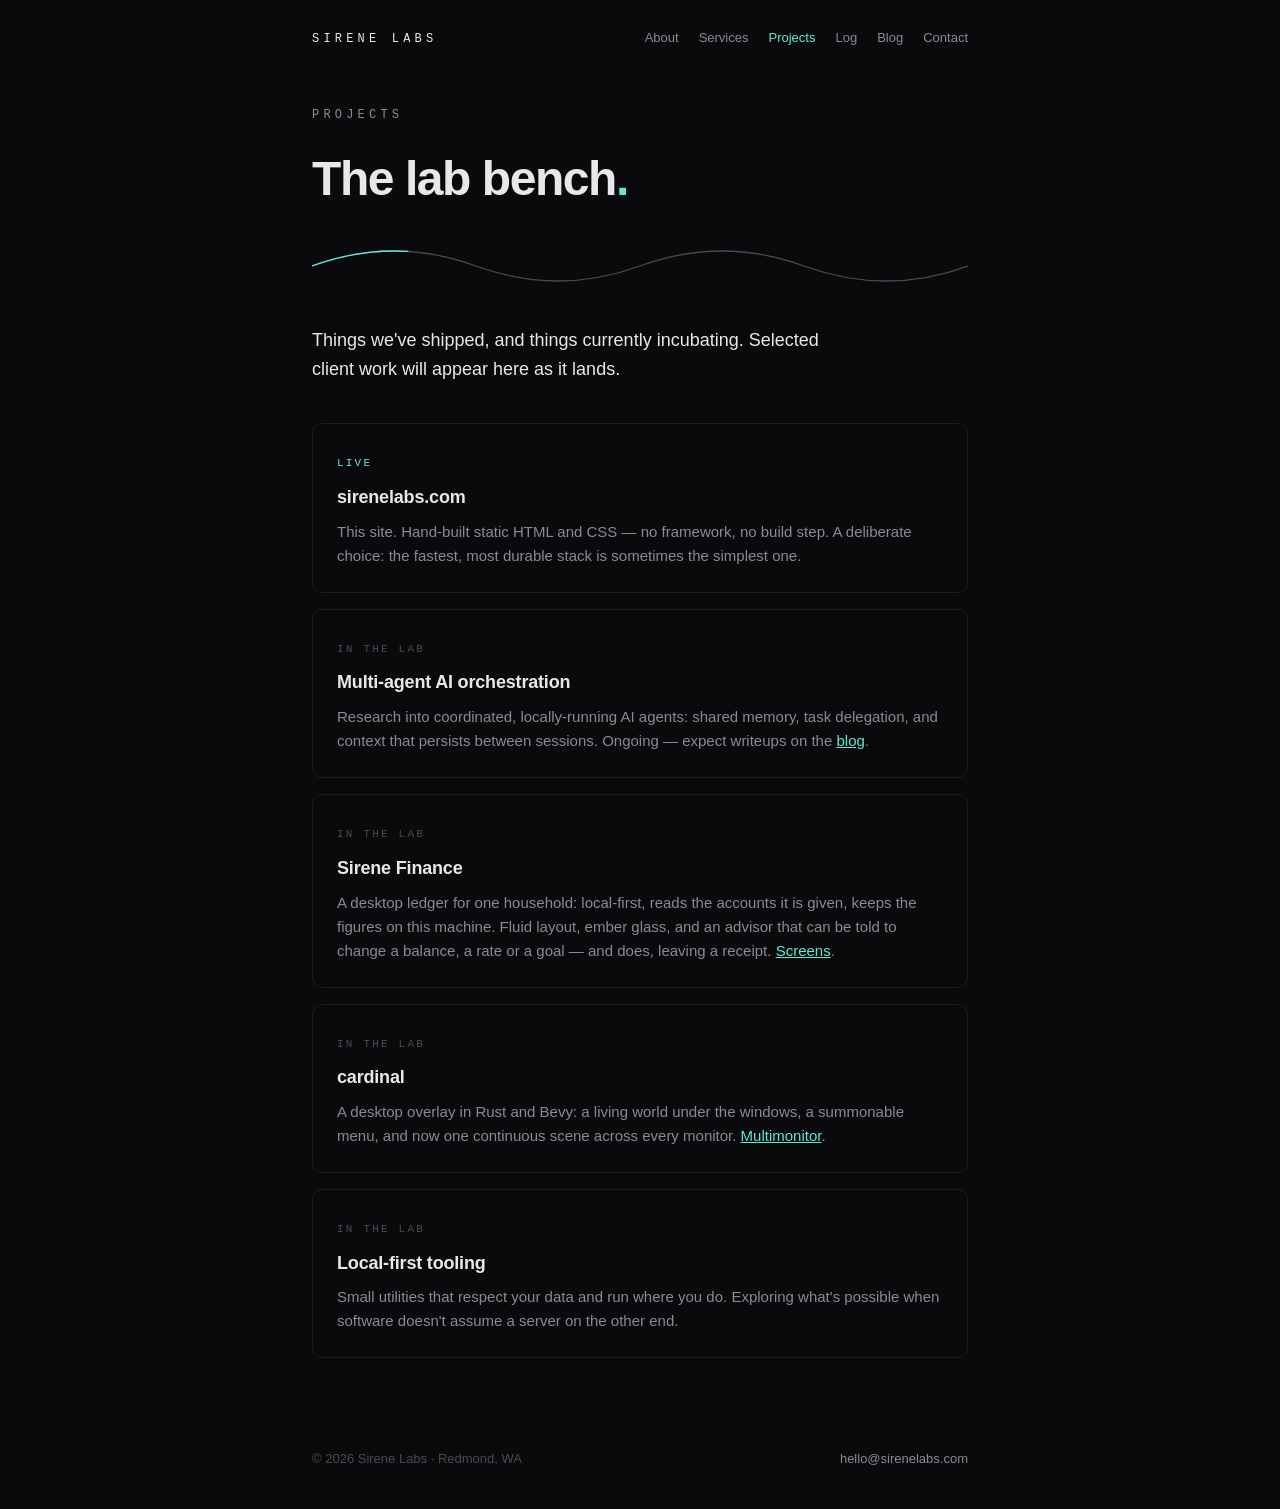
<file: projects.html>
<!DOCTYPE html>
<html lang="en">
<head>
<meta charset="UTF-8">
<meta name="viewport" content="width=device-width, initial-scale=1.0">
<title>Projects — Sirene Labs</title>
<meta name="description" content="Projects from Sirene Labs — shipped work and active experiments.">
<link rel="icon" type="image/svg+xml" href="favicon.svg">
<link rel="stylesheet" href="styles.css">
</head>
<body>

<header class="site-nav">
  <a class="brand mono" href="index.html">Sirene Labs</a>
  <nav>
    <a href="about.html">About</a>
    <a href="services.html">Services</a>
    <a href="projects.html" aria-current="page">Projects</a>
    <a href="log.html">Log</a>
    <a href="blog.html">Blog</a>
    <a href="contact.html">Contact</a>
  </nav>
</header>

<main class="page">
  <p class="eyebrow mono">Projects</p>
  <h1 class="page-title">The lab bench<span class="dot">.</span></h1>

  <svg class="wave" viewBox="0 0 600 48" preserveAspectRatio="none" aria-hidden="true">
    <path d="M0,24 C50,4 100,4 150,24 S250,44 300,24 S400,4 450,24 S550,44 600,24"/>
    <path class="live" d="M0,24 C50,4 100,4 150,24 S250,44 300,24 S400,4 450,24 S550,44 600,24"/>
  </svg>

  <p class="lede">Things we've shipped, and things currently incubating. Selected client work will appear here as it lands.</p>

  <div class="cards">
    <div class="card">
      <span class="tag mono">Live</span>
      <h2>sirenelabs.com</h2>
      <p>This site. Hand-built static HTML and CSS — no framework, no build step. A deliberate choice: the fastest, most durable stack is sometimes the simplest one.</p>
    </div>

    <div class="card">
      <span class="tag mono dim">In the lab</span>
      <h2>Multi-agent AI orchestration</h2>
      <p>Research into coordinated, locally-running AI agents: shared memory, task delegation, and context that persists between sessions. Ongoing — expect writeups on the <a href="blog.html">blog</a>.</p>
    </div>

    <div class="card">
      <span class="tag mono dim">In the lab</span>
      <h2>Sirene Finance</h2>
      <p>A desktop ledger for one household: local-first, reads the accounts it is given, keeps the figures on this machine. Fluid layout, ember glass, and an advisor that can be told to change a balance, a rate or a goal — and does, leaving a receipt. <a href="log.html#log-2026-10-23-sirene-finance-hands">Screens</a>.</p>
    </div>

    <div class="card">
      <span class="tag mono dim">In the lab</span>
      <h2>cardinal</h2>
      <p>A desktop overlay in Rust and Bevy: a living world under the windows, a summonable menu, and now one continuous scene across every monitor. <a href="log.html#log-2026-10-23-cardinal">Multimonitor</a>.</p>
    </div>

    <div class="card">
      <span class="tag mono dim">In the lab</span>
      <h2>Local-first tooling</h2>
      <p>Small utilities that respect your data and run where you do. Exploring what's possible when software doesn't assume a server on the other end.</p>
    </div>
  </div>
</main>

<footer>
  <span>&copy; 2026 Sirene Labs &middot; Redmond, WA</span>
  <a href="mailto:hello@sirenelabs.com">hello@sirenelabs.com</a>
</footer>

</body>
</html>
</file>
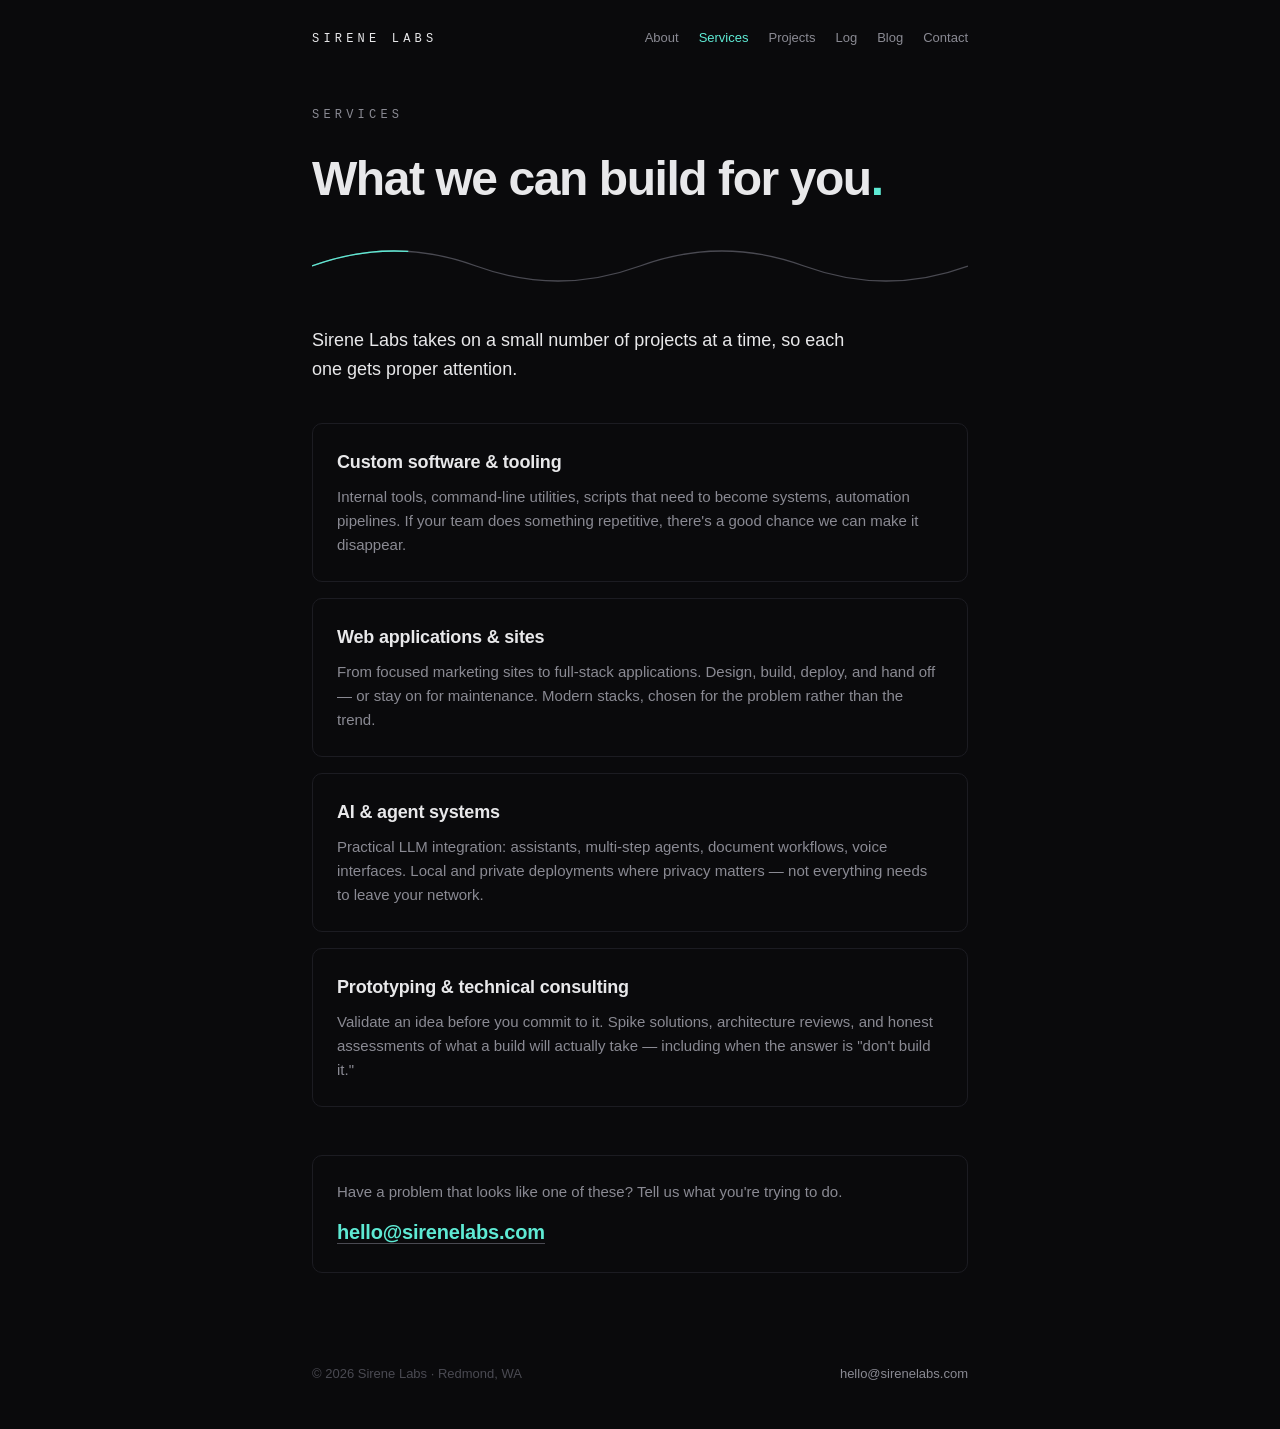
<file: services.html>
<!DOCTYPE html>
<html lang="en">
<head>
<meta charset="UTF-8">
<meta name="viewport" content="width=device-width, initial-scale=1.0">
<title>Services — Sirene Labs</title>
<meta name="description" content="Services offered by Sirene Labs — custom software, web applications, AI systems, and consulting.">
<link rel="icon" type="image/svg+xml" href="favicon.svg">
<link rel="stylesheet" href="styles.css">
</head>
<body>

<header class="site-nav">
  <a class="brand mono" href="index.html">Sirene Labs</a>
  <nav>
    <a href="about.html">About</a>
    <a href="services.html" aria-current="page">Services</a>
    <a href="projects.html">Projects</a>
    <a href="log.html">Log</a>
    <a href="blog.html">Blog</a>
    <a href="contact.html">Contact</a>
  </nav>
</header>

<main class="page">
  <p class="eyebrow mono">Services</p>
  <h1 class="page-title">What we can build for you<span class="dot">.</span></h1>

  <svg class="wave" viewBox="0 0 600 48" preserveAspectRatio="none" aria-hidden="true">
    <path d="M0,24 C50,4 100,4 150,24 S250,44 300,24 S400,4 450,24 S550,44 600,24"/>
    <path class="live" d="M0,24 C50,4 100,4 150,24 S250,44 300,24 S400,4 450,24 S550,44 600,24"/>
  </svg>

  <p class="lede">Sirene Labs takes on a small number of projects at a time, so each one gets proper attention.</p>

  <div class="cards">
    <div class="card">
      <h2>Custom software &amp; tooling</h2>
      <p>Internal tools, command-line utilities, scripts that need to become systems, automation pipelines. If your team does something repetitive, there's a good chance we can make it disappear.</p>
    </div>

    <div class="card">
      <h2>Web applications &amp; sites</h2>
      <p>From focused marketing sites to full-stack applications. Design, build, deploy, and hand off — or stay on for maintenance. Modern stacks, chosen for the problem rather than the trend.</p>
    </div>

    <div class="card">
      <h2>AI &amp; agent systems</h2>
      <p>Practical LLM integration: assistants, multi-step agents, document workflows, voice interfaces. Local and private deployments where privacy matters — not everything needs to leave your network.</p>
    </div>

    <div class="card">
      <h2>Prototyping &amp; technical consulting</h2>
      <p>Validate an idea before you commit to it. Spike solutions, architecture reviews, and honest assessments of what a build will actually take — including when the answer is "don't build it."</p>
    </div>
  </div>

  <div class="cta">
    <p>Have a problem that looks like one of these? Tell us what you're trying to do.</p>
    <a class="big-link" href="mailto:hello@sirenelabs.com">hello@sirenelabs.com</a>
  </div>
</main>

<footer>
  <span>&copy; 2026 Sirene Labs &middot; Redmond, WA</span>
  <a href="mailto:hello@sirenelabs.com">hello@sirenelabs.com</a>
</footer>

</body>
</html>
</file>
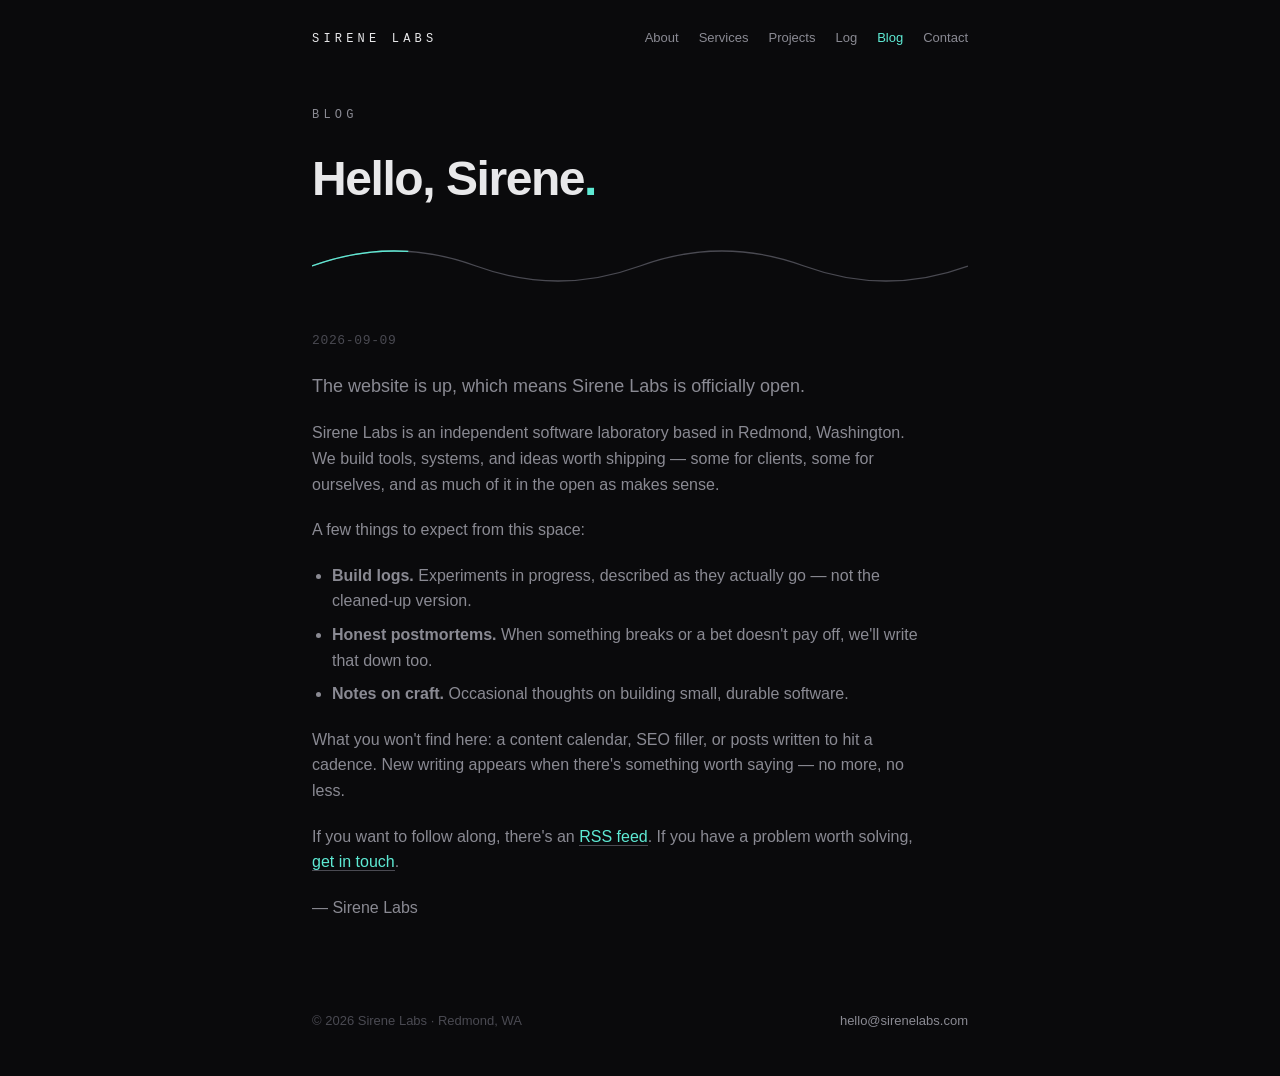
<file: posts/hello-sirene.html>
<!DOCTYPE html>
<html lang="en">
<head>
<meta charset="UTF-8">
<meta name="viewport" content="width=device-width, initial-scale=1.0">
<title>Hello, Sirene — Sirene Labs</title>
<meta name="description" content="The lab is open. What Sirene Labs is, what we'll write about here, and what to expect.">
<link rel="icon" type="image/svg+xml" href="../favicon.svg">
<link rel="stylesheet" href="../styles.css">
</head>
<body>

<header class="site-nav">
  <a class="brand mono" href="../index.html">Sirene Labs</a>
  <nav>
    <a href="../about.html">About</a>
    <a href="../services.html">Services</a>
    <a href="../projects.html">Projects</a>
    <a href="../log.html">Log</a>
    <a href="../blog.html" aria-current="page">Blog</a>
    <a href="../contact.html">Contact</a>
  </nav>
</header>

<main class="page">
  <p class="eyebrow mono">Blog</p>
  <h1 class="page-title">Hello, Sirene<span class="dot">.</span></h1>

  <svg class="wave" viewBox="0 0 600 48" preserveAspectRatio="none" aria-hidden="true">
    <path d="M0,24 C50,4 100,4 150,24 S250,44 300,24 S400,4 450,24 S550,44 600,24"/>
    <path class="live" d="M0,24 C50,4 100,4 150,24 S250,44 300,24 S400,4 450,24 S550,44 600,24"/>
  </svg>

  <div class="prose">
    <time class="mono" datetime="2026-09-09">2026-09-09</time>

    <p class="lede">The website is up, which means Sirene Labs is officially open.</p>

    <p>Sirene Labs is an independent software laboratory based in Redmond, Washington. We build tools, systems, and ideas worth shipping — some for clients, some for ourselves, and as much of it in the open as makes sense.</p>

    <p>A few things to expect from this space:</p>
    <ul>
      <li><strong>Build logs.</strong> Experiments in progress, described as they actually go — not the cleaned-up version.</li>
      <li><strong>Honest postmortems.</strong> When something breaks or a bet doesn't pay off, we'll write that down too.</li>
      <li><strong>Notes on craft.</strong> Occasional thoughts on building small, durable software.</li>
    </ul>

    <p>What you won't find here: a content calendar, SEO filler, or posts written to hit a cadence. New writing appears when there's something worth saying — no more, no less.</p>

    <p>If you want to follow along, there's an <a href="../feed.xml">RSS feed</a>. If you have a problem worth solving, <a href="../contact.html">get in touch</a>.</p>

    <p>— Sirene Labs</p>
  </div>
</main>

<footer>
  <span>&copy; 2026 Sirene Labs &middot; Redmond, WA</span>
  <a href="mailto:hello@sirenelabs.com">hello@sirenelabs.com</a>
</footer>

</body>
</html>
</file>
<file: styles.css>
/* Sirene Labs — shared styles */
:root {
  --bg: #0a0a0c;
  --ink: #e8e8ea;
  --muted: #8a8a93;
  --faint: #4a4a52;
  --line: #1c1c22;
  --accent: #5eead4;
  --max: 44rem;
}

* { margin: 0; padding: 0; box-sizing: border-box; }

html, body { height: 100%; }

body {
  background: var(--bg);
  color: var(--ink);
  font-family: ui-sans-serif, -apple-system, "Segoe UI", Roboto, "Helvetica Neue", Arial, sans-serif;
  display: flex;
  flex-direction: column;
  align-items: center;
  -webkit-font-smoothing: antialiased;
  line-height: 1.6;
}

::selection { background: var(--accent); color: var(--bg); }

.mono {
  font-family: ui-monospace, SFMono-Regular, "Cascadia Mono", Menlo, Consolas, monospace;
}

a { color: var(--accent); }
a:focus-visible {
  outline: 2px solid var(--accent);
  outline-offset: 3px;
  border-radius: 2px;
}

/* ---------- site nav ---------- */
.site-nav {
  width: 100%;
  max-width: var(--max);
  padding: 1.5rem 1.5rem 0;
  display: flex;
  justify-content: space-between;
  align-items: baseline;
  gap: 0.75rem 1.5rem;
  flex-wrap: wrap;
}

.brand {
  font-size: 0.75rem;
  letter-spacing: 0.35em;
  text-transform: uppercase;
  color: var(--ink);
  text-decoration: none;
  transition: color 160ms ease;
}
.brand:hover { color: var(--accent); }

.site-nav nav {
  display: flex;
  gap: 1.25rem;
  flex-wrap: wrap;
  font-size: 0.8125rem;
}

.site-nav nav a {
  color: var(--muted);
  text-decoration: none;
  padding: 0.25rem 0;
  border-bottom: 1px solid transparent;
  transition: color 160ms ease, border-color 160ms ease;
}
.site-nav nav a:hover { color: var(--accent); }
.site-nav nav a[aria-current="page"] { color: var(--accent); }

/* ---------- layout ---------- */
main {
  flex: 1;
  width: 100%;
  max-width: var(--max);
  padding: 0 1.5rem;
  display: flex;
  flex-direction: column;
}

body.home main { justify-content: safe center; }

main.page {
  display: block;
  padding-top: 3.25rem;
  padding-bottom: 3rem;
}

/* ---------- shared components ---------- */
.eyebrow {
  color: var(--muted);
  font-size: 0.75rem;
  letter-spacing: 0.35em;
  text-transform: uppercase;
  margin-bottom: 1.75rem;
}

h1 {
  font-size: clamp(2.75rem, 8vw, 4.5rem);
  font-weight: 650;
  letter-spacing: -0.03em;
  line-height: 1.05;
}

h1 .dot { color: var(--accent); }

h1.page-title {
  font-size: clamp(2rem, 6vw, 3rem);
  line-height: 1.1;
}

.wave {
  display: block;
  width: 100%;
  height: 48px;
  margin: 2.25rem 0;
}

.wave path {
  fill: none;
  stroke: var(--faint);
  stroke-width: 1.25;
}

.wave path.live {
  stroke: var(--accent);
  stroke-dasharray: 90 660;
  animation: drift 9s linear infinite;
}

@keyframes drift {
  from { stroke-dashoffset: 0; }
  to   { stroke-dashoffset: -750; }
}

@media (prefers-reduced-motion: reduce) {
  .wave path.live { animation: none; stroke-dasharray: none; opacity: 0.5; }
}

.lede {
  font-size: 1.125rem;
  color: var(--ink);
  max-width: 34rem;
  text-wrap: pretty;
}

.sub {
  margin-top: 0.875rem;
  color: var(--muted);
  font-size: 1rem;
  max-width: 34rem;
  text-wrap: pretty;
}

.status {
  margin-top: 3rem;
  font-size: 0.8125rem;
  color: var(--muted);
}

.status .key { color: var(--faint); }
.status .val { color: var(--accent); }

/* ---------- prose (about, blog posts) ---------- */
.prose > * + * { margin-top: 1.25rem; }

.prose p, .prose li {
  color: var(--muted);
  max-width: 38rem;
}

.prose p strong { color: var(--ink); font-weight: 600; }

.prose h2 {
  font-size: 1.375rem;
  font-weight: 600;
  letter-spacing: -0.02em;
  margin-top: 2.75rem;
}

.prose a {
  color: var(--accent);
  text-decoration: none;
  border-bottom: 1px solid var(--faint);
  transition: border-color 160ms ease;
}
.prose a:hover { border-color: var(--accent); }

.prose ul { padding-left: 1.25rem; }
.prose li + li { margin-top: 0.5rem; }

.prose time {
  font-size: 0.8125rem;
  color: var(--faint);
  letter-spacing: 0.05em;
}

/* ---------- cards (services, projects) ---------- */
.cards {
  display: grid;
  gap: 1rem;
  margin-top: 2.5rem;
}

.card {
  border: 1px solid var(--line);
  border-radius: 10px;
  padding: 1.5rem;
  transition: border-color 160ms ease;
}
.card:hover { border-color: var(--faint); }

.card .tag {
  display: inline-block;
  font-size: 0.6875rem;
  letter-spacing: 0.2em;
  text-transform: uppercase;
  color: var(--accent);
  margin-bottom: 0.625rem;
}
.card .tag.dim { color: var(--faint); }

.card h2 {
  font-size: 1.125rem;
  font-weight: 600;
  letter-spacing: -0.01em;
  margin-bottom: 0.5rem;
}

.card p { color: var(--muted); font-size: 0.9375rem; }

/* ---------- blog index ---------- */
.post-list {
  margin-top: 2.5rem;
  display: grid;
  gap: 2rem;
}

.post-item time {
  font-size: 0.75rem;
  color: var(--faint);
  letter-spacing: 0.1em;
}

.post-item h2 {
  font-size: 1.25rem;
  font-weight: 600;
  letter-spacing: -0.01em;
  margin: 0.375rem 0;
}

.post-item h2 a {
  color: var(--ink);
  text-decoration: none;
  transition: color 160ms ease;
}
.post-item h2 a:hover { color: var(--accent); }

.post-item p { color: var(--muted); font-size: 0.9375rem; }

.feed-link {
  margin-top: 3rem;
  font-size: 0.8125rem;
  color: var(--faint);
}
.feed-link a {
  color: var(--muted);
  text-decoration: none;
  border-bottom: 1px solid var(--line);
}
.feed-link a:hover { color: var(--accent); border-color: var(--accent); }

/* ---------- CTA / contact ---------- */
.cta {
  margin-top: 3rem;
  border: 1px solid var(--line);
  border-radius: 10px;
  padding: 1.5rem;
}

.cta p { color: var(--muted); font-size: 0.9375rem; margin-bottom: 0.75rem; }

.big-link {
  font-size: 1.25rem;
  font-weight: 600;
  letter-spacing: -0.01em;
  color: var(--accent);
  text-decoration: none;
  border-bottom: 1px solid var(--faint);
  transition: border-color 160ms ease;
  overflow-wrap: anywhere;
}
.big-link:hover { border-color: var(--accent); }

/* ---------- footer ---------- */
footer {
  width: 100%;
  max-width: var(--max);
  padding: 2rem 1.5rem;
  display: flex;
  justify-content: space-between;
  align-items: baseline;
  gap: 1rem;
  flex-wrap: wrap;
  font-size: 0.8125rem;
  color: var(--faint);
}

footer a {
  color: var(--muted);
  text-decoration: none;
  padding: 0.625rem 0;
  min-height: 44px;
  display: inline-flex;
  align-items: center;
  border-bottom: 1px solid transparent;
  transition: color 160ms ease, border-color 160ms ease;
}

footer a:hover { color: var(--accent); }

/* ---------- log (changelog) ---------- */
.log-list {
  margin-top: 2.5rem;
  display: grid;
  gap: 1.75rem;
}

.log-entry {
  display: grid;
  grid-template-columns: 8.5rem 1fr;
  gap: 0.5rem 1.25rem;
}

.log-entry time {
  font-size: 0.75rem;
  color: var(--faint);
  letter-spacing: 0.05em;
  padding-top: 0.15rem;
}

.log-entry .tag {
  display: block;
  font-size: 0.6875rem;
  letter-spacing: 0.2em;
  text-transform: uppercase;
  color: var(--accent);
  margin-bottom: 0.25rem;
}

.log-entry p {
  color: var(--muted);
  font-size: 0.9375rem;
  max-width: 34rem;
}

.log-media {
  margin-top: 0.875rem;
}

/* A motion clip has to be seen to earn its place: break it out of the 34rem
   reading column to at most 76rem, centred on its own cell. */
.log-media img,
.log-media video {
  display: block;
  max-width: 100%;
  height: auto;
  border: 1px solid var(--line);
  border-radius: 8px;
}

/* The log carries pictures, so it reads wider than a text page: 56 rem of column
   gives a 1600 px capture room to be read instead of squinted at. Text keeps its
   34 rem measure. */
main.page.log {
  max-width: 56rem;
}

.log-media figcaption {
  font-size: 0.75rem;
  color: var(--faint);
  margin-top: 0.5rem;
}

@media (max-width: 34rem) {
  .log-entry { grid-template-columns: 1fr; }
  .log-entry time { padding-top: 0; }
}
</file>
